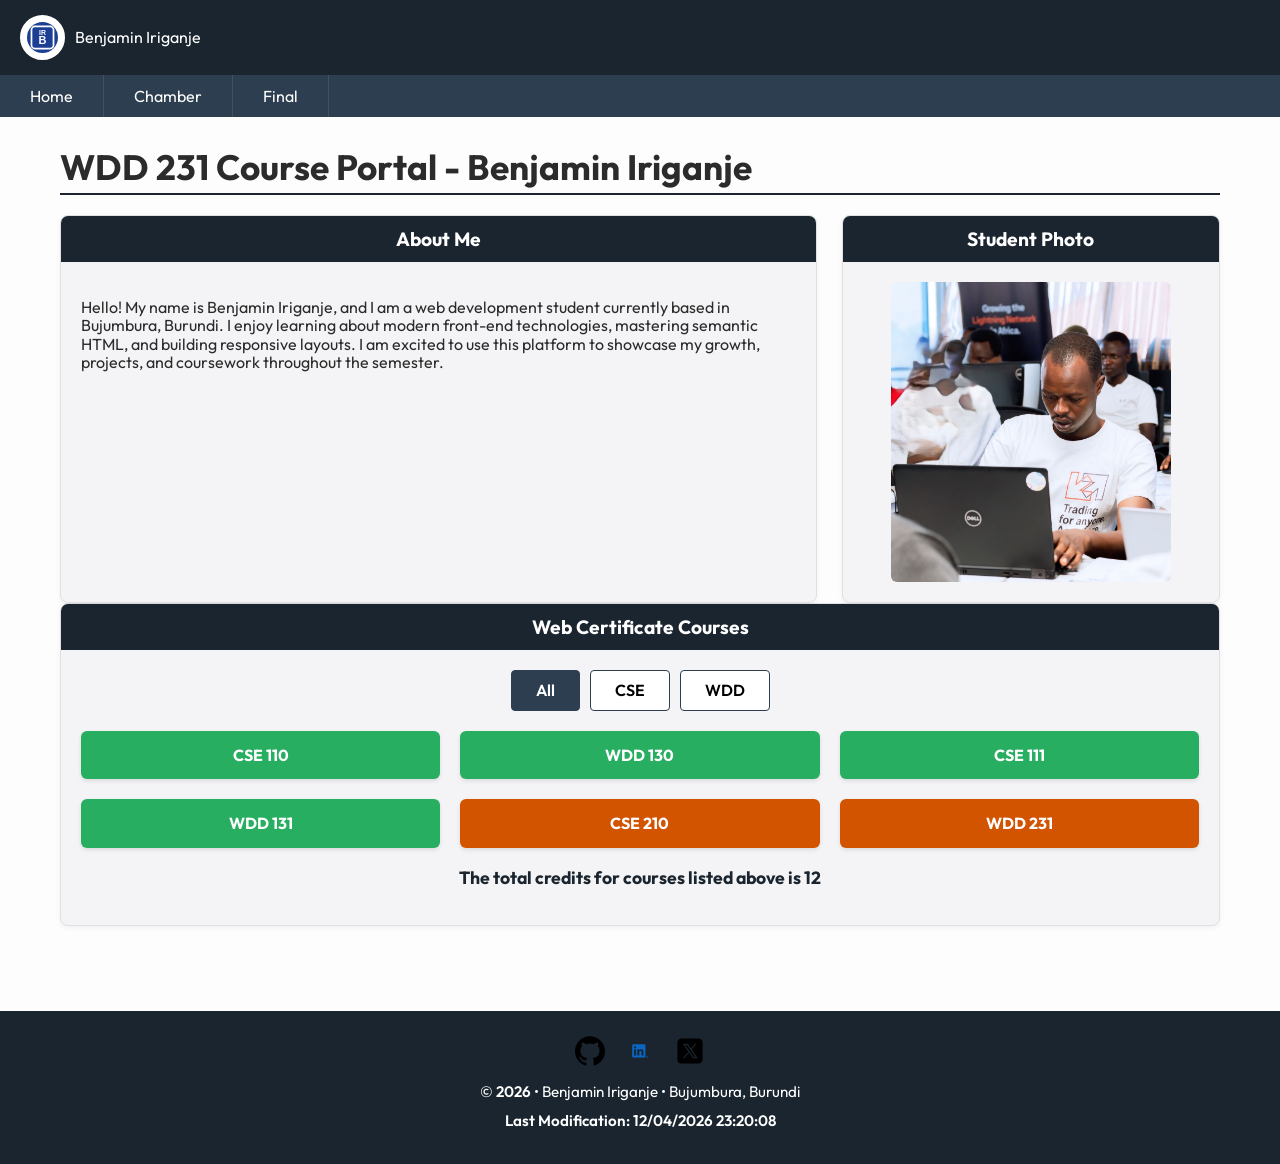
<file: index.html>
<!DOCTYPE html>
<html lang="en">
<head>
    <meta charset="UTF-8">
    <meta name="viewport" content="width=device-width, initial-scale=1.0">
    <title>WDD 231 Course Portal - Benjamin Iriganje</title>
    <meta name="description" content="Benjamin Iriganje's WDD 231 Course Portal home page, featuring a student profile and dynamic course filtering.">
    <meta name="author" content="Benjamin Iriganje">

    <!-- Favicon -->
    <link rel="icon" href="images/favicon.ico" type="image/x-icon">

    <!-- Open Graph Meta Tags -->
    <meta property="og:title" content="WDD 231 Course Portal - Benjamin Iriganje">
    <meta property="og:description" content="Benjamin Iriganje's WDD 231 Course Portal home page, featuring a student profile and dynamic course filtering.">
    <meta property="og:image" content="https://ben95dev.github.io/wdd231/images/profile.jpg">
    <meta property="og:url" content="https://ben95dev.github.io/wdd231/">
    <meta property="og:type" content="website">

    <!-- Google Fonts API -->
    <link rel="preconnect" href="https://fonts.googleapis.com">
    <link rel="preconnect" href="https://fonts.gstatic.com" crossorigin>
    <link href="https://fonts.googleapis.com/css2?family=Outfit:wght@300;400;600;700&display=swap" rel="stylesheet">
    
    <!-- CSS Stylesheets Cascade -->
    <link rel="stylesheet" href="styles/normalize.css">
    <link rel="stylesheet" href="styles/small.css">
    <link rel="stylesheet" href="styles/larger.css">
    
    <!-- Modular JavaScript Files -->
    <script src="scripts/navigation.js" defer></script>
    <script src="scripts/date.js" defer></script>
    <script src="scripts/course.js" defer></script>
</head>
<body>

    <header>
        <div class="header-container">
            <div class="logo-area">
                <img src="images/favicon.svg" alt="Course Portal Logo" class="site-logo" width="45" height="45">
                <span>Benjamin Iriganje</span>
            </div>
            <button id="menu-toggle" aria-label="Toggle Menu">☰</button>
        </div>
        <nav id="primary-nav">
            <ul>
                <li><a href="index.html">Home</a></li>
                <li><a href="chamber/index.html">Chamber</a></li>
                <li><a href="chamber/final/index.html">Final</a></li>
            </ul>
        </nav>
        </header>

    <main>
        <h1>WDD 231 Course Portal - Benjamin Iriganje</h1>
        
        <div class="profile-layout">
            <!-- Section 1: About Me -->
            <section class="card">
                <h2>About Me</h2>
                <div class="card-content">
                    <p>Hello! My name is Benjamin Iriganje, and I am a web development student currently based in Bujumbura, Burundi. I enjoy learning about modern front-end technologies, mastering semantic HTML, and building responsive layouts. I am excited to use this platform to showcase my growth, projects, and coursework throughout the semester.</p>
                </div>
            </section>

            <!-- Section 2: Student Photo -->
            <section class="card">
                <h2>Student Photo</h2>
                <div class="card-content centered-content">
                    <img src="images/profile.jpg" alt="Benjamin Iriganje student profile photo" class="student-photo" width="200" height="200">
                </div>
            </section>
        </div>

        <!-- Section 3: Web Certificate Courses -->
        <section class="card full-width-card">
            <h2>Web Certificate Courses</h2>
            <div class="card-content">
                <div class="course-filters">
                    <button id="filter-all" class="filter-btn active">All</button>
                    <button id="filter-cse" class="filter-btn">CSE</button>
                    <button id="filter-wdd" class="filter-btn">WDD</button>
                </div>
                
                <div id="courses-container" class="courses-grid"></div>
                
                <p id="total-credits" class="credits-total"></p>
            </div>
        </section>
    </main>

    <footer>
        <!-- Section 1: About Me (Replaced placeholder text) -->
          
        
        <!-- Social Links (Added missing width and height attributes to all icons) -->
        <div class="social-links">
            <a href="https://github.com"><img src="images/github.svg" alt="GitHub Logo" width="30" height="30"></a>
            <a href="https://linkedin.com"><img src="images/linkedin.svg" alt="LinkedIn Logo" width="30" height="30"></a>
            <a href="https://x.com"><img src="images/twitter.svg" alt="Twitter X Logo" width="30" height="30"></a>
        </div>
        <p>&copy; <span id="currentyear"></span> • Benjamin Iriganje • Bujumbura, Burundi</p>
        <p id="lastModified"></p>
    </footer>

</body>
</html>
</file>
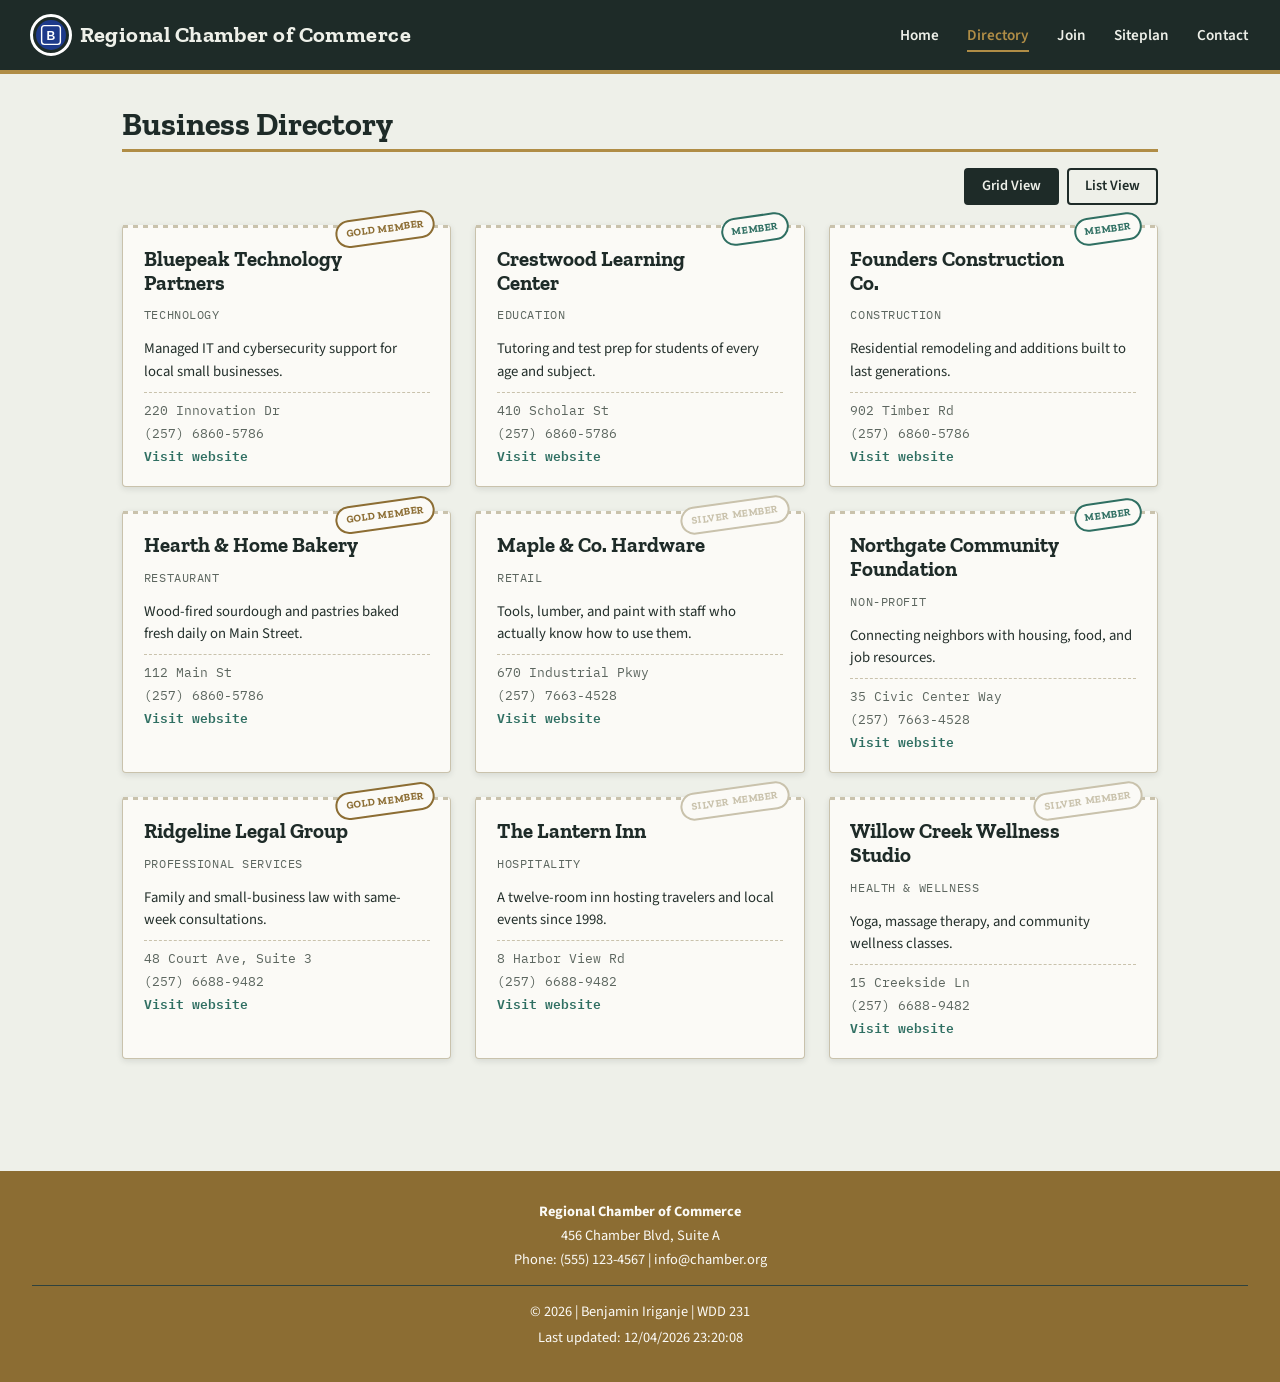
<file: chamber/index.html>
<!DOCTYPE html>
<html lang="en">
<head>
    <meta charset="UTF-8">
    <meta name="viewport" content="width=device-width, initial-scale=1.0">
    <title>Chamber of Commerce - Business Directory</title>
    <meta name="description" content="Explore and support the local businesses in our community through our Chamber of Commerce business directory page.">
    <meta name="author" content="Benjamin Iriganje">
    
    <!-- Favicon -->
    <link rel="icon" href="images/favicon.ico" type="image/x-icon">

    <!-- Open Graph Meta Tags -->
    <meta property="og:title" content="Chamber of Commerce Business Directory">
    <meta property="og:description" content="Discover, connect, and grow with leading businesses in our region.">
    <meta property="og:image" content="https://ben95dev.github.io/wdd231/chamber/images/og-share.jpg">
    <meta property="og:url" content="https://ben95dev.github.io/wdd231/chamber/directory.html">
    <meta property="og:type" content="website">

    <!-- Stylesheets -->
    <link rel="stylesheet" href="styles/normalize.css">
    <link rel="stylesheet" href="styles/small.css">
    <link rel="stylesheet" href="styles/large.css" media="(min-width: 768px)">
    <script src="scripts/directory.js" defer></script>
</head>
<body>

    <header>
        <div class="logo-area">
            <img src="images/favicon.svg" alt="Chamber Logo" id="logo" width="30" height="30">
            <h1>Regional Chamber of Commerce</h1>
        </div>
        <nav>
            <button id="menu-toggle">≡</button>
            <ul id="nav-menu">
                <li><a href="../index.html">Home</a></li>
                <li><a href="directory.html" class="active">Directory</a></li>
                <li><a href="join.html">Join</a></li>
                <li><a href="final/siteplan.html">Siteplan</a></li>
                <li><a href="#">Contact</a></li>
            </ul>
        </nav>
    </header>

    <main>
        <h2>Business Directory</h2>
        
        <!-- View Toggle Controls -->
        <div class="menu-controls">
            <button id="grid-btn" class="active">Grid View</button>
            <button id="list-btn">List View</button>
        </div>

        <!-- Target Container for JS injection -->
        <article id="directory-container" class="grid-view">
            <!-- Business cards/list items will load here dynamically via JavaScript -->
        </article>
    </main>

    <footer>
        <div class="footer-contact">
            <p><strong>Regional Chamber of Commerce</strong></p>
            <p>456 Chamber Blvd, Suite A</p>
            <p>Phone: (555) 123-4567 | info@chamber.org</p>
        </div>
        <hr>
        <div class="footer-dev">
            <p>&copy; <span id="current-year"></span> | Benjamin Iriganje | WDD 231</p>
            <p id="last-modified"></p>
        </div>
    </footer>

    
</body>
</html>
</file>
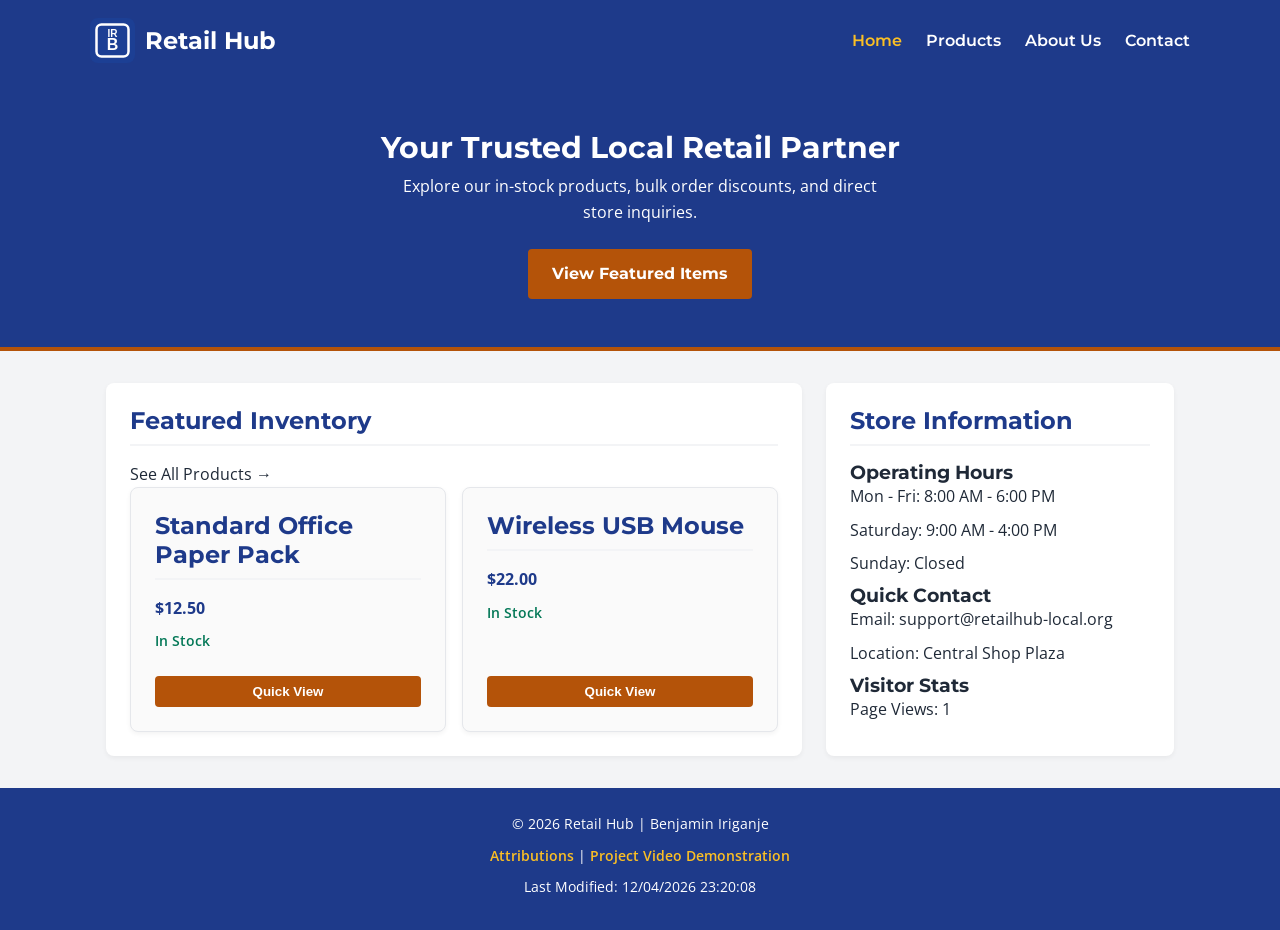
<file: chamber/final/index.html>
<!DOCTYPE html>
<html lang="en">
<head>
  <meta charset="UTF-8">
  <meta name="viewport" content="width=device-width, initial-scale=1.0">
  <title>Retail Hub</title>
  <meta name="description" content="Retail Hub storefront catalog showcasing local product inventory, pricing, and operating hours.">
  <meta property="og:image" content="https://ben95dev.github.io/wdd231/chamber/images/favicon.svg">
  <meta name="author" content="Benjamin Iriganje">

  <link rel="icon" href="images/favicon.ico" type="image/x-icon">

  <meta property="og:title" content="Retail Hub - Quality Products & Local Supplies">
  <meta property="og:type" content="website">
  <meta property="og:image" content="images/og-share.jpg">
  <meta property="og:url" content="https://biriganje.github.io/wdd231/final/index.html">
  <meta property="og:description" content="Retail Hub storefront catalog showcasing local product inventory, pricing, and operating hours.">

  <link rel="preconnect" href="https://fonts.googleapis.com">
  <link rel="preconnect" href="https://fonts.gstatic.com" crossorigin>
  <link href="https://fonts.googleapis.com/css2?family=Montserrat:wght@600;700&family=Open+Sans:wght@400;600&display=swap" rel="stylesheet">

  <link rel="stylesheet" href="styles/base.css">
  <link rel="stylesheet" href="styles/main.css">
  <script type="module" src="scripts/main.js"></script>
</head>
<body>

  <header>
    <div class="header-container">
      <div class="logo">
        <a href="index.html" class="logo-link">
          <img src="images/favicon.svg" alt="Retail Hub Logo" class="logo-img" width="45" height="45">
          <span>Retail Hub</span>
        </a>
      </div>
      <button id="menu-toggle" aria-label="Toggle Navigation Menu">
        <span class="hamburger">&#9776;</span>
        <span class="close hidden">&times;</span>
      </button>
      <nav id="primary-nav">
        <ul>
          <li><a href="index.html" class="active">Home</a></li>
          <li><a href="products.html">Products</a></li>
          <li><a href="about.html">About Us</a></li>
          <li><a href="contact.html">Contact</a></li>
        </ul>
      </nav>
    </div>
  </header>

  <main>
    <!-- Single <h1> tag inside <main> -->
    <section class="hero">
      <div class="hero-content">
        <h1>Your Trusted Local Retail Partner</h1>
        <p>Explore our in-stock products, bulk order discounts, and direct store inquiries.</p>
        <a href="#featured" id="view-featured-btn" class="cta-button">View Featured Items</a>
      </div>
    </section>

    <div class="main-layout">
      <section id="featured" class="card featured-section">
        <div class="section-header">
          <h2>Featured Inventory</h2>
          <a href="products.html" class="see-all-link">See All Products &rarr;</a>
        </div>
        <div id="home-featured-grid" class="product-grid">
          <!-- Dynamically populated via scripts/main.js -->
        </div>
      </section>

      <aside class="card sidebar">
        <h2>Store Information</h2>
        <div class="info-block">
          <h3>Operating Hours</h3>
          <p>Mon - Fri: 8:00 AM - 6:00 PM</p>
          <p>Saturday: 9:00 AM - 4:00 PM</p>
          <p>Sunday: Closed</p>
        </div>
        <div class="info-block">
          <h3>Quick Contact</h3>
          <p>Email: support@retailhub-local.org</p>
          <p>Location: Central Shop Plaza</p>
        </div>
        <div class="info-block">
          <h3>Visitor Stats</h3>
          <p id="visit-counter">Page Views: Loading...</p>
        </div>
      </aside>
    </div>

    <dialog id="product-modal">
      <div class="modal-content">
        <button id="close-modal" aria-label="Close dialog">&times;</button>
        <h3 id="modal-title"></h3>
        <p id="modal-category" class="modal-badge"></p>
        <p id="modal-description"></p>
        <p id="modal-price" class="price"></p>
        <p id="modal-stock" class="status"></p>
      </div>
    </dialog>
  </main>

  <footer>
    <p>&copy; <span id="currentyear"></span> Retail Hub | Benjamin Iriganje</p>
    <p>
      <a href="attributions.html" class="footer-link">Attributions</a> | 
      <a href="https://www.loom.com/share/d8c74ea6041e4ba685a232d125176c7d" target="_blank" rel="noopener" class="footer-link">Project Video Demonstration</a>
    </p>
    <p id="lastModified"></p>
  </footer>

</body>
</html>
</file>
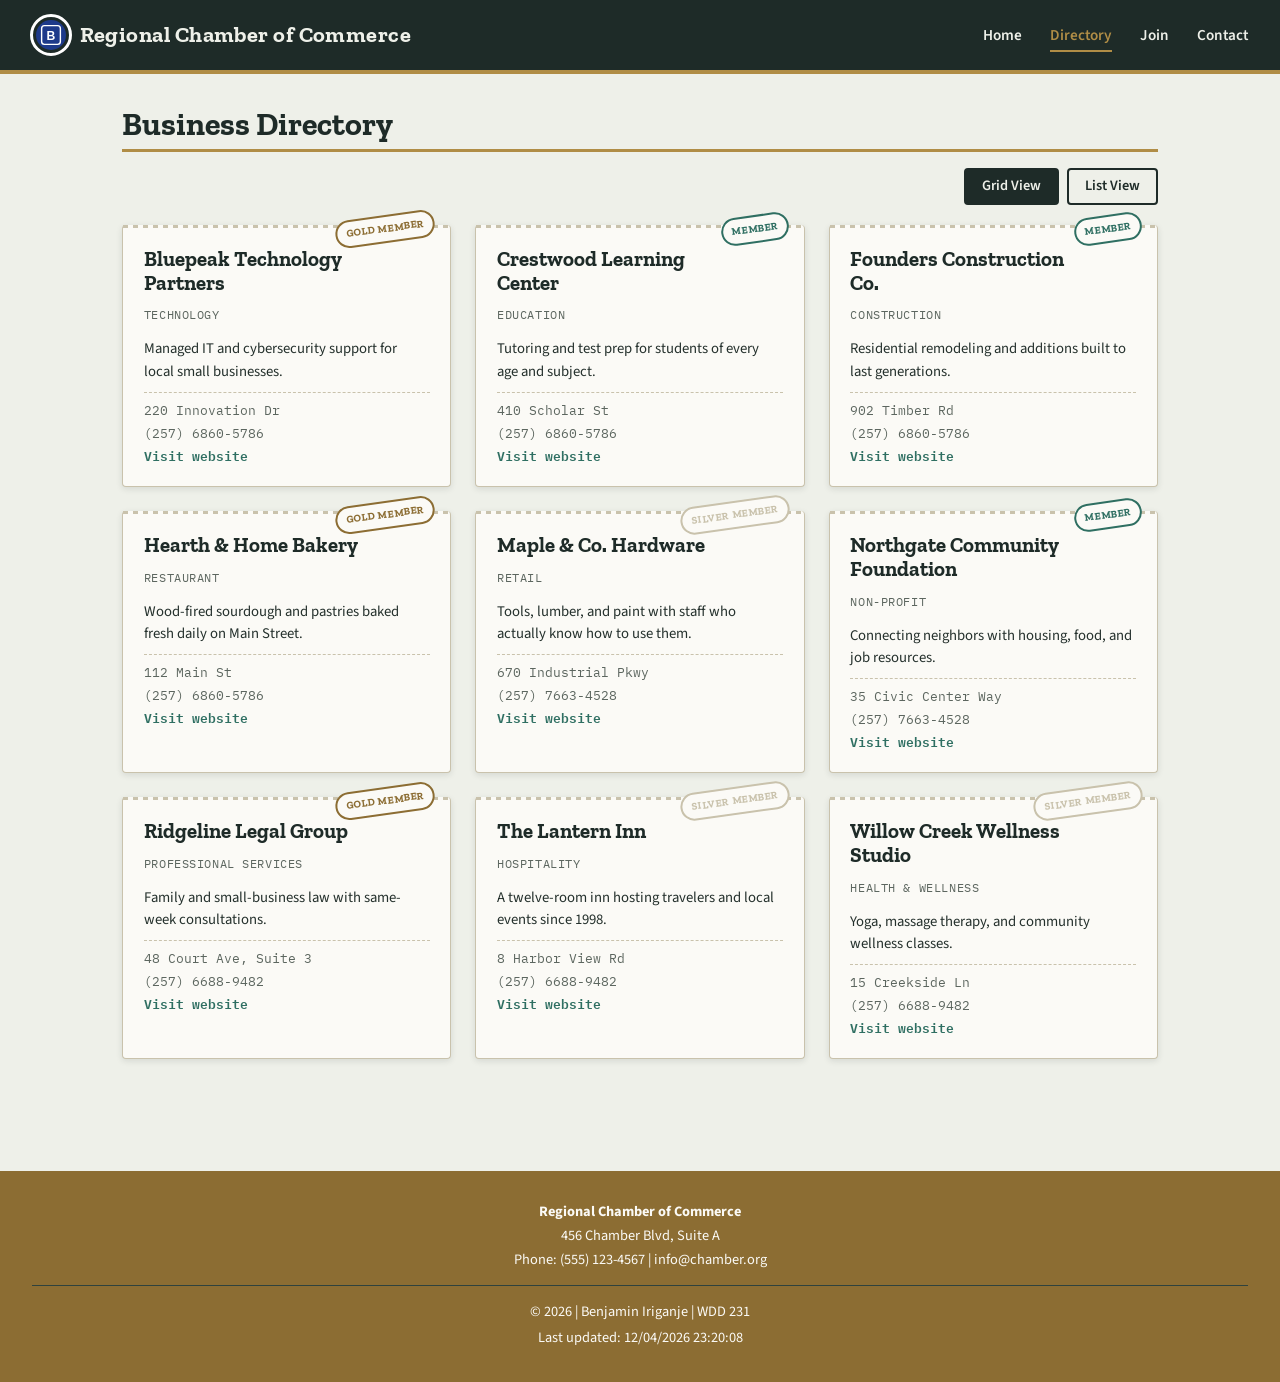
<file: chamber/directory.html>
<!DOCTYPE html>
<html lang="en">
<head>
    <meta charset="UTF-8">
    <meta name="viewport" content="width=device-width, initial-scale=1.0">
    <title>Chamber of Commerce - Business Directory</title>
    <meta name="description" content="Explore and support the local businesses in our community through our Chamber of Commerce business directory page.">
    <meta name="author" content="Benjamin Iriganje">
    
    <!-- Favicon -->
    <link rel="icon" href="images/favicon.ico" type="image/x-icon">

    <!-- Open Graph Meta Tags -->
    <meta property="og:title" content="Chamber of Commerce Business Directory">
    <meta property="og:description" content="Discover, connect, and grow with leading businesses in our region.">
    <meta property="og:image" content="https://ben95dev.github.io/wdd231/chamber/images/og-share.jpg">
    <meta property="og:url" content="https://ben95dev.github.io/wdd231/chamber/directory.html">
    <meta property="og:type" content="website">

    <!-- Stylesheets -->
    <link rel="stylesheet" href="styles/normalize.css">
    <link rel="stylesheet" href="styles/small.css">
    <link rel="stylesheet" href="styles/large.css" media="(min-width: 768px)">
    <script src="scripts/directory.js" defer></script>
</head>
<body>

    <header>
        <div class="logo-area">
            <img src="images/favicon.svg" alt="Chamber Logo" id="logo" width="30" height="30">
            <h1>Regional Chamber of Commerce</h1>
        </div>
        <nav>
            <button id="menu-toggle">≡</button>
            <ul id="nav-menu">
                <li><a href="../index.html">Home</a></li>
                <li><a href="directory.html" class="active">Directory</a></li>
                <li><a href="#">Join</a></li>
                <li><a href="#">Contact</a></li>
            </ul>
        </nav>
    </header>

    <main>
        <h2>Business Directory</h2>
        
        <!-- View Toggle Controls -->
        <div class="menu-controls">
            <button id="grid-btn" class="active">Grid View</button>
            <button id="list-btn">List View</button>
        </div>

        <!-- Target Container for JS injection -->
        <article id="directory-container" class="grid-view">
            <!-- Business cards/list items will load here dynamically via JavaScript -->
        </article>
    </main>

    <footer>
        <div class="footer-contact">
            <p><strong>Regional Chamber of Commerce</strong></p>
            <p>456 Chamber Blvd, Suite A</p>
            <p>Phone: (555) 123-4567 | info@chamber.org</p>
        </div>
        <hr>
        <div class="footer-dev">
            <p>&copy; <span id="current-year"></span> | Benjamin Iriganje | WDD 231</p>
            <p id="last-modified"></p>
        </div>
    </footer>

    
</body>
</html>
</file>
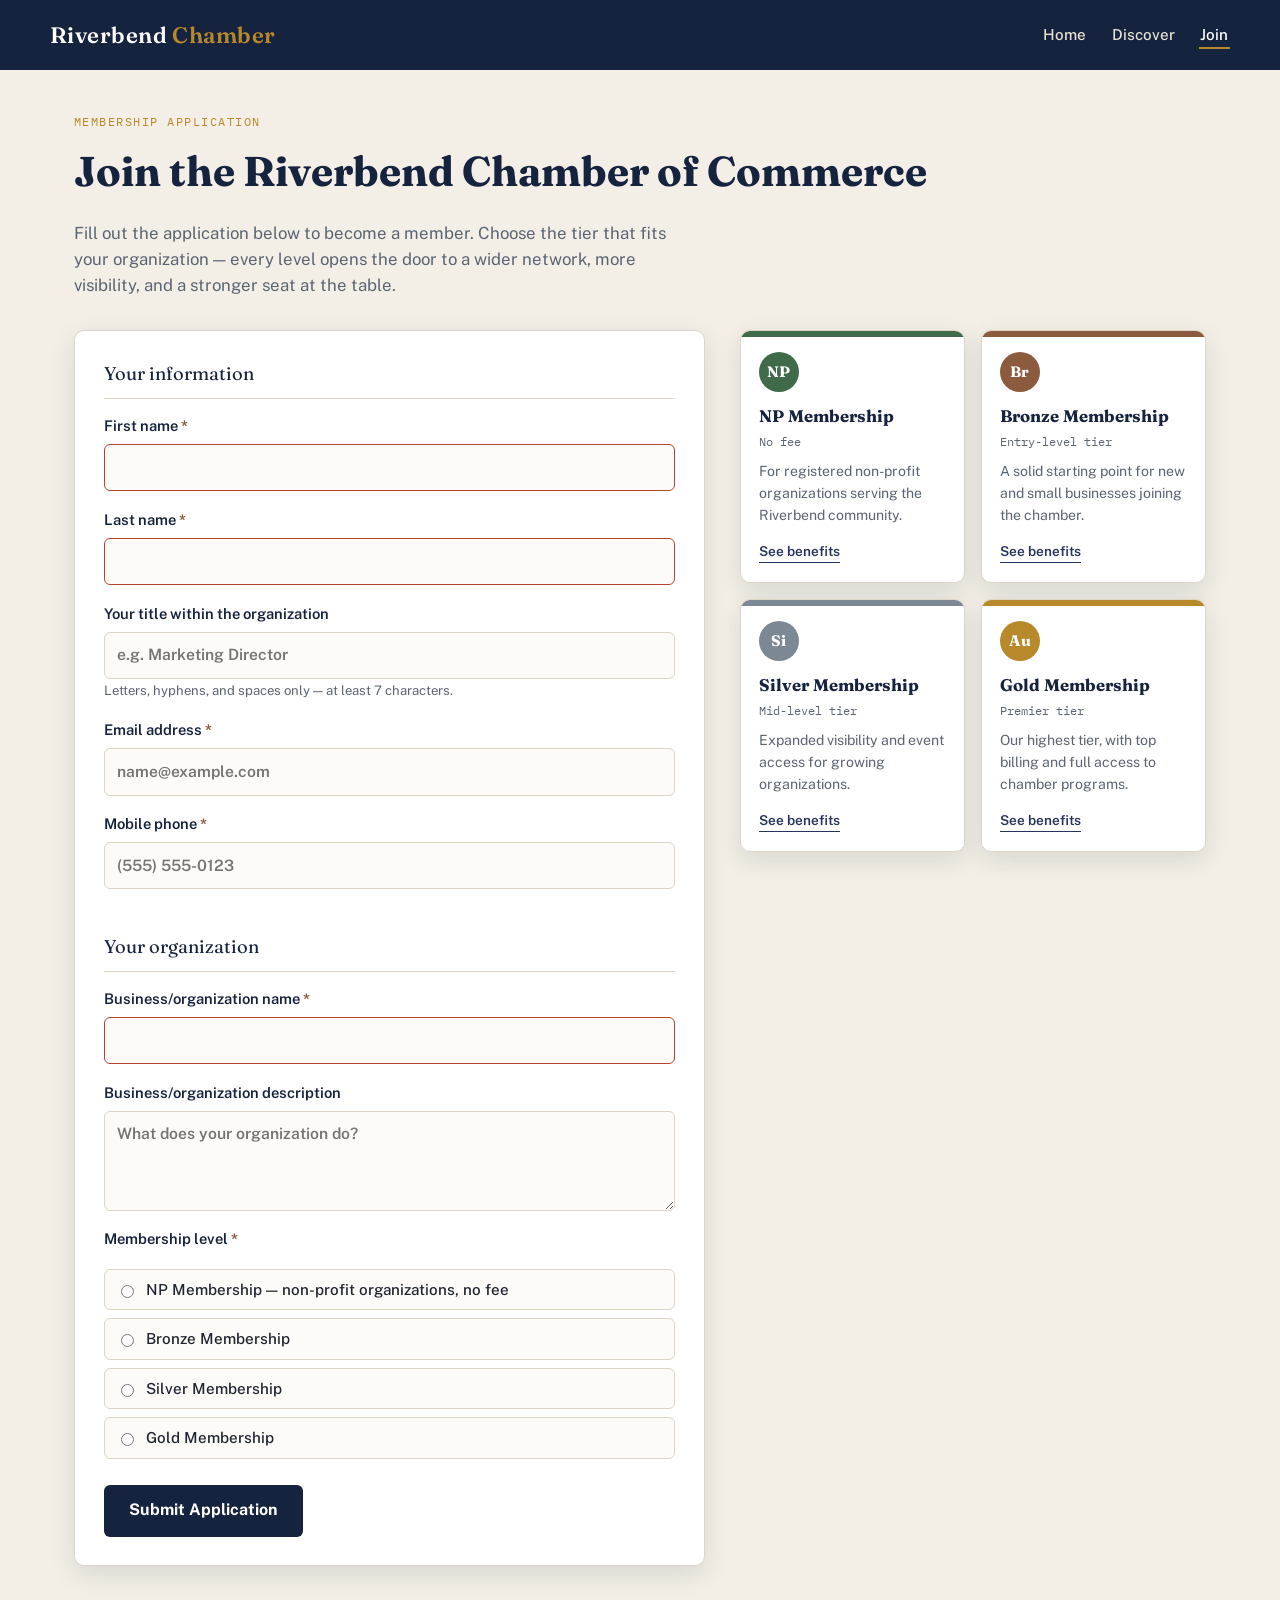
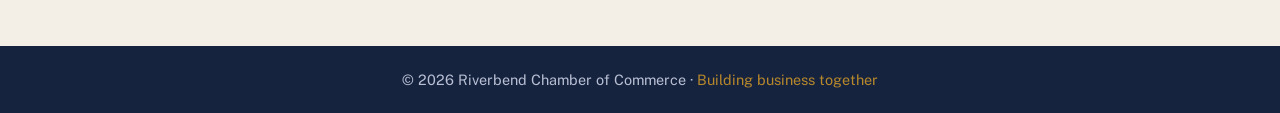
<file: chamber/join.html>
<!DOCTYPE html>
<html lang="en">
<head>
<meta charset="UTF-8">
<meta name="viewport" content="width=device-width, initial-scale=1.0">
<title>Join the Chamber | Riverbend Chamber of Commerce</title>
<meta name="description" content="Apply for membership in the Riverbend Chamber of Commerce and choose the tier that fits your organization.">
<meta name="author" content="Benjamin Iriganje">
<link rel="preconnect" href="https://fonts.googleapis.com">
<link rel="preconnect" href="https://fonts.gstatic.com" crossorigin>
<link href="https://fonts.googleapis.com/css2?family=Fraunces:opsz,wght@9..144,400;9..144,600;9..144,700&amp;family=Public+Sans:wght@400;500;600;700&amp;family=IBM+Plex+Mono:wght@500&amp;display=swap" rel="stylesheet">

<!-- Favicon -->
    <link rel="icon" href="images/favicon.ico" type="image/x-icon">

    <!-- Open Graph Meta Tags -->
    <meta property="og:title" content="Chamber of Commerce Business Directory">
    <meta property="og:description" content="Discover, connect, and grow with leading businesses in our region.">
    <meta property="og:image" content="https://ben95dev.github.io/wdd231/chamber/images/og-share.jpg">
    <meta property="og:url" content="https://ben95dev.github.io/wdd231/chamber/directory.html">
    <meta property="og:type" content="website">

<link rel="stylesheet" href="styles/reset.css">
<link rel="stylesheet" href="styles/styles.css">
<script src="scripts/script.js" defer></script>
</head>
<body>

<!-- ============================================================
     Site chrome — replace with your real chamber template
     (shared header / nav / footer across all pages)
     ============================================================ -->
<header class="site-header">
  <div class="brand-row">
    <div class="brand">Riverbend <span>Chamber</span></div>
    <nav class="site-nav" aria-label="Primary">
      <ul>
        <li><a href="index.html">Home</a></li>
        <li><a href="discover.html">Discover</a></li>
        <li><a href="join.html" aria-current="page">Join</a></li>
      </ul>
    </nav>
  </div>
</header>

<section class="page-hero">
  <span class="eyebrow">Membership Application</span>
  <h1>Join the Riverbend Chamber of Commerce</h1>
  <p>Fill out the application below to become a member. Choose the tier that fits your organization — every level opens the door to a wider network, more visibility, and a stronger seat at the table.</p>
</section>

<main class="join-layout">

  <!-- ============================================================
       Membership application form
       ============================================================ -->
  <form class="application-form" method="get" action="thankyou.html" id="joinForm">
    <fieldset>
      <legend>Your information</legend>

      <label class="field-label" for="fname">
        First name <span class="req">*</span>
        <input
          type="text"
          id="fname"
          name="fname"
          title="Your first name"
          autocomplete="given-name"
          required>
      </label>

      <label class="field-label" for="lname">
        Last name <span class="req">*</span>
        <input
          type="text"
          id="lname"
          name="lname"
          title="Your last name"
          autocomplete="family-name"
          required>
      </label>

      <label class="field-label" for="orgtitle">
        Your title within the organization
        <input
          type="text"
          id="orgtitle"
          name="orgtitle"
          title="Your job title, letters/hyphens/spaces only, minimum 7 characters"
          autocomplete="organization-title"
          pattern="[A-Za-z\-\s]{7,}"
          placeholder="e.g. Marketing Director">
        <span class="hint">Letters, hyphens, and spaces only — at least 7 characters.</span>
      </label>

      <label class="field-label" for="email">
        Email address <span class="req">*</span>
        <input
          type="email"
          id="email"
          name="email"
          title="Your email address"
          autocomplete="email"
          placeholder="name@example.com"
          required>
      </label>

      <label class="field-label" for="phone">
        Mobile phone <span class="req">*</span>
        <input
          type="tel"
          id="phone"
          name="phone"
          title="Your mobile phone number"
          autocomplete="tel"
          placeholder="(555) 555-0123"
          required>
      </label>
    </fieldset>

    <fieldset>
      <legend>Your organization</legend>

      <label class="field-label" for="orgname">
        Business/organization name <span class="req">*</span>
        <input
          type="text"
          id="orgname"
          name="orgname"
          title="Your business or organization's name"
          autocomplete="organization"
          required>
      </label>

      <label class="field-label" for="description">
        Business/organization description
        <textarea
          id="description"
          name="description"
          title="A short description of your business or organization"
          placeholder="What does your organization do?"></textarea>
      </label>

      <span class="field-label" id="membershipLevelLabel">Membership level <span class="req">*</span></span>
      <div class="radio-group" role="radiogroup" aria-labelledby="membershipLevelLabel">
        <label class="radio-option">
          <input type="radio" name="membershipLevel" value="np" required>
          NP Membership — non-profit organizations, no fee
        </label>
        <label class="radio-option">
          <input type="radio" name="membershipLevel" value="bronze">
          Bronze Membership
        </label>
        <label class="radio-option">
          <input type="radio" name="membershipLevel" value="silver">
          Silver Membership
        </label>
        <label class="radio-option">
          <input type="radio" name="membershipLevel" value="gold">
          Gold Membership
        </label>
      </div>
    </fieldset>

    <!-- Hidden timestamp, populated on load by script.js -->
    <input type="hidden" name="timestamp" id="timestamp">

    <div class="submit-row">
      <button type="submit" class="submit-btn">Submit Application</button>
    </div>
  </form>

  <!-- ============================================================
       Membership tier cards
       ============================================================ -->
  <div class="membership-cards">

    <article class="tier-card tier-np">
      <div class="seal">NP</div>
      <h3>NP Membership</h3>
      <span class="tier-fee">No fee</span>
      <p>For registered non-profit organizations serving the Riverbend community.</p>
      <button class="details-link" data-modal="modal-np">See benefits</button>
    </article>

    <article class="tier-card tier-bronze">
      <div class="seal">Br</div>
      <h3>Bronze Membership</h3>
      <span class="tier-fee">Entry-level tier</span>
      <p>A solid starting point for new and small businesses joining the chamber.</p>
      <button class="details-link" data-modal="modal-bronze">See benefits</button>
    </article>

    <article class="tier-card tier-silver">
      <div class="seal">Si</div>
      <h3>Silver Membership</h3>
      <span class="tier-fee">Mid-level tier</span>
      <p>Expanded visibility and event access for growing organizations.</p>
      <button class="details-link" data-modal="modal-silver">See benefits</button>
    </article>

    <article class="tier-card tier-gold">
      <div class="seal">Au</div>
      <h3>Gold Membership</h3>
      <span class="tier-fee">Premier tier</span>
      <p>Our highest tier, with top billing and full access to chamber programs.</p>
      <button class="details-link" data-modal="modal-gold">See benefits</button>
    </article>

  </div>
</main>

<!-- ============================================================
     Modals — one per membership tier
     ============================================================ -->
<dialog class="tier-modal tier-np" id="modal-np">
  <div class="modal-inner">
    <div class="seal">NP</div>
    <h2>NP Membership</h2>
    <span class="tier-fee">No fee</span>
    <ul>
      <li>Listing in the chamber's community directory</li>
      <li>Access to monthly networking mixers</li>
      <li>Volunteer and grant opportunity alerts</li>
      <li>Use of chamber meeting space (limited hours)</li>
    </ul>
    <button class="modal-close" data-close="modal-np">Close</button>
  </div>
</dialog>

<dialog class="tier-modal tier-bronze" id="modal-bronze">
  <div class="modal-inner">
    <div class="seal">Br</div>
    <h2>Bronze Membership</h2>
    <span class="tier-fee">Entry-level tier</span>
    <ul>
      <li>Everything in NP Membership</li>
      <li>Directory listing with logo</li>
      <li>One free ticket to the annual gala</li>
      <li>10% discount on chamber-hosted events</li>
    </ul>
    <button class="modal-close" data-close="modal-bronze">Close</button>
  </div>
</dialog>

<dialog class="tier-modal tier-silver" id="modal-silver">
  <div class="modal-inner">
    <div class="seal">Si</div>
    <h2>Silver Membership</h2>
    <span class="tier-fee">Mid-level tier</span>
    <ul>
      <li>Everything in Bronze Membership</li>
      <li>Quarterly spotlight feature on the chamber homepage</li>
      <li>Four free tickets to chamber events per year</li>
      <li>20% discount on advertising space in the newsletter</li>
    </ul>
    <button class="modal-close" data-close="modal-silver">Close</button>
  </div>
</dialog>

<dialog class="tier-modal tier-gold" id="modal-gold">
  <div class="modal-inner">
    <div class="seal">Au</div>
    <h2>Gold Membership</h2>
    <span class="tier-fee">Premier tier</span>
    <ul>
      <li>Everything in Silver Membership</li>
      <li>Permanent spotlight placement on the chamber homepage</li>
      <li>Unlimited event tickets for staff</li>
      <li>Priority booking for chamber-hosted training sessions</li>
      <li>Dedicated feature in the annual member showcase</li>
    </ul>
    <button class="modal-close" data-close="modal-gold">Close</button>
  </div>
</dialog>

<footer class="site-footer">
  <p>&copy; 2026 Riverbend Chamber of Commerce &middot; <span class="brass">Building business together</span></p>
</footer>
</body>
</html>
</file>
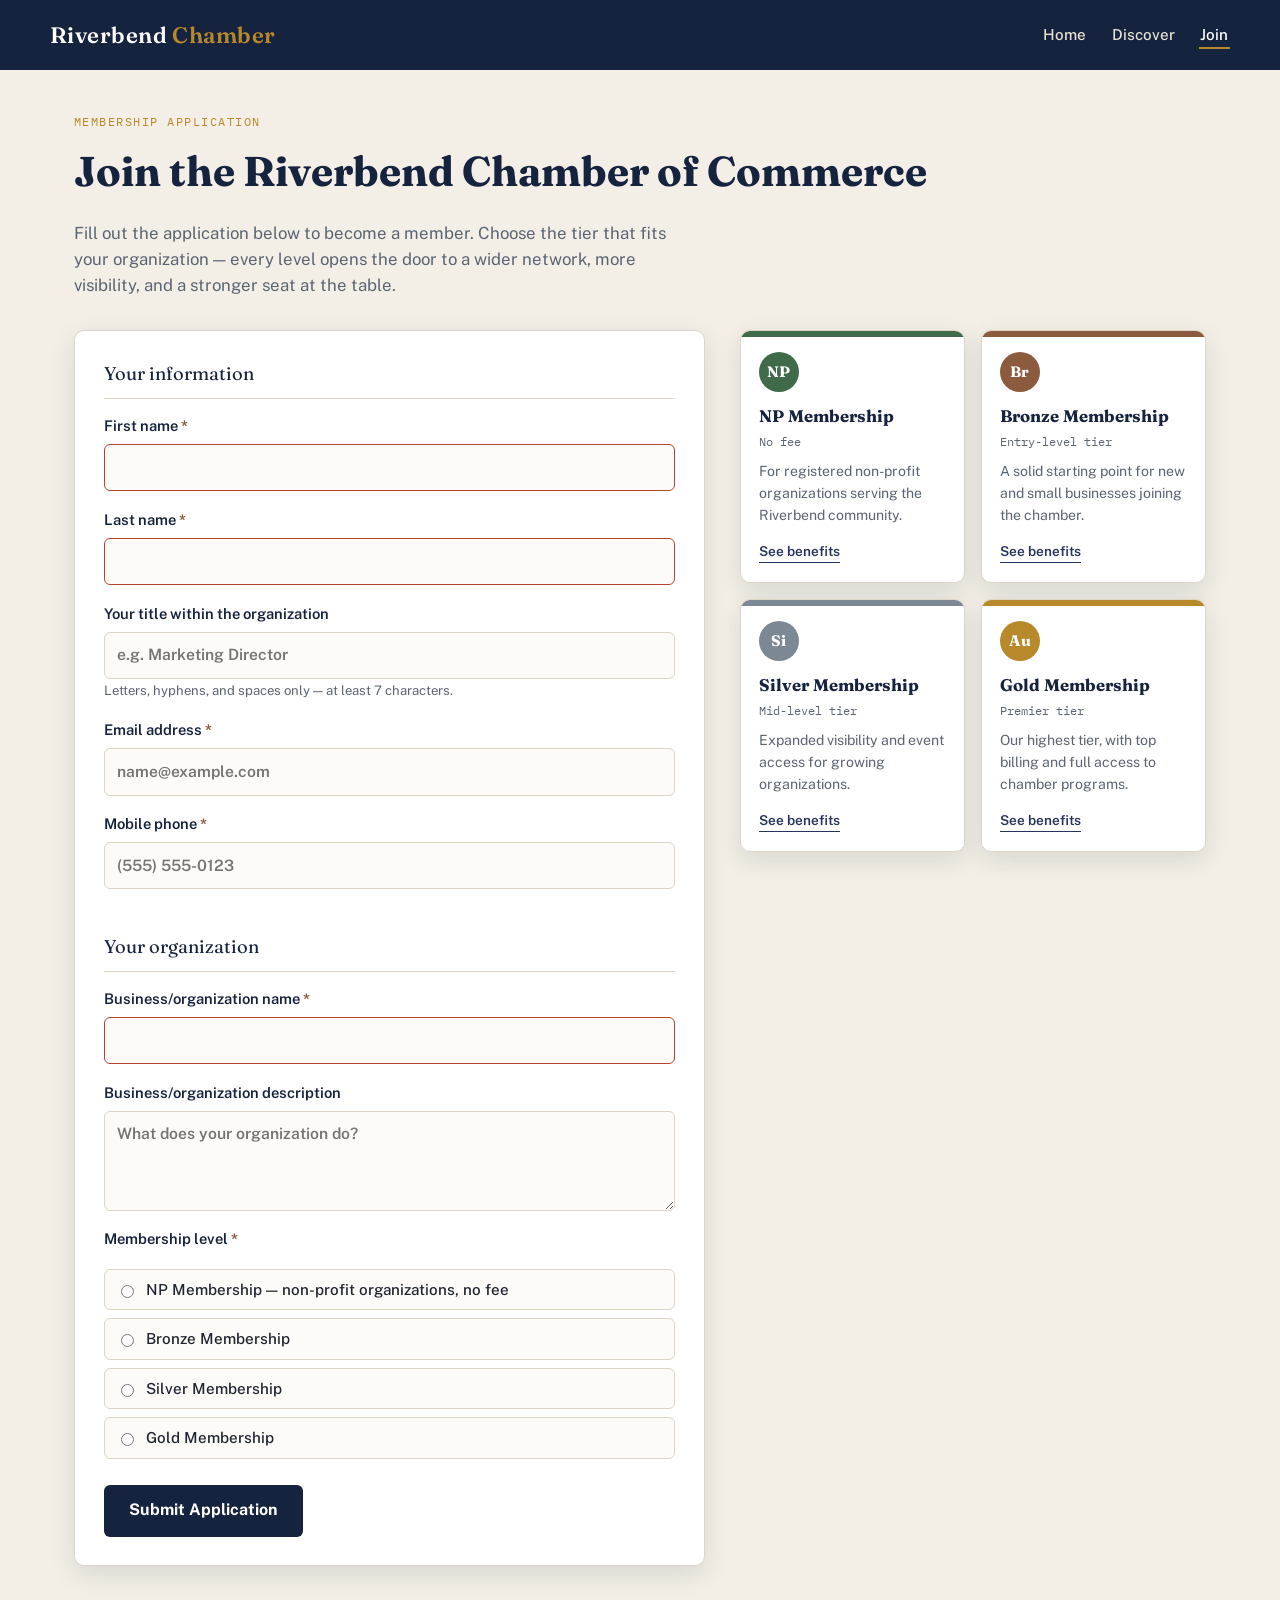
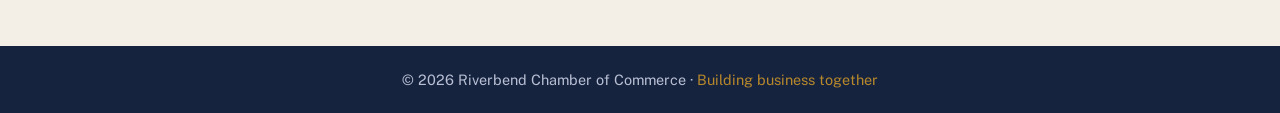
<file: chamber/thankyou.html>
<!DOCTYPE html>
<html lang="en">
<head>
<meta charset="UTF-8">
<meta name="viewport" content="width=device-width, initial-scale=1.0">
<title>Join the Chamber | Riverbend Chamber of Commerce</title>
<meta name="description" content="Apply for membership in the Riverbend Chamber of Commerce and choose the tier that fits your organization.">
<meta name="author" content="Benjamin Iriganje">
<link rel="preconnect" href="https://fonts.googleapis.com">
<link rel="preconnect" href="https://fonts.gstatic.com" crossorigin>
<link href="https://fonts.googleapis.com/css2?family=Fraunces:opsz,wght@9..144,400;9..144,600;9..144,700&amp;family=Public+Sans:wght@400;500;600;700&amp;family=IBM+Plex+Mono:wght@500&amp;display=swap" rel="stylesheet">

<!-- Favicon -->
    <link rel="icon" href="images/favicon.ico" type="image/x-icon">

    <!-- Open Graph Meta Tags -->
    <meta property="og:title" content="Chamber of Commerce Business Directory">
    <meta property="og:description" content="Discover, connect, and grow with leading businesses in our region.">
    <meta property="og:image" content="https://ben95dev.github.io/wdd231/chamber/images/og-share.jpg">
    <meta property="og:url" content="https://ben95dev.github.io/wdd231/chamber/directory.html">
    <meta property="og:type" content="website">

<link rel="stylesheet" href="styles/reset.css">
<link rel="stylesheet" href="styles/styles.css">
<script src="scripts/script.js" defer></script>
</head>
<body>

<!-- ============================================================
     Site chrome — replace with your real chamber template
     (shared header / nav / footer across all pages)
     ============================================================ -->
<header class="site-header">
  <div class="brand-row">
    <div class="brand">Riverbend <span>Chamber</span></div>
    <nav class="site-nav" aria-label="Primary">
      <ul>
        <li><a href="index.html">Home</a></li>
        <li><a href="discover.html">Discover</a></li>
        <li><a href="join.html" aria-current="page">Join</a></li>
      </ul>
    </nav>
  </div>
</header>

<section class="page-hero">
  <span class="eyebrow">Membership Application</span>
  <h1>Join the Riverbend Chamber of Commerce</h1>
  <p>Fill out the application below to become a member. Choose the tier that fits your organization — every level opens the door to a wider network, more visibility, and a stronger seat at the table.</p>
</section>

<main class="join-layout">

  <!-- ============================================================
       Membership application form
       ============================================================ -->
  <form class="application-form" method="get" action="thankyou.html" id="joinForm">
    <fieldset>
      <legend>Your information</legend>

      <label class="field-label" for="fname">
        First name <span class="req">*</span>
        <input
          type="text"
          id="fname"
          name="fname"
          title="Your first name"
          autocomplete="given-name"
          required>
      </label>

      <label class="field-label" for="lname">
        Last name <span class="req">*</span>
        <input
          type="text"
          id="lname"
          name="lname"
          title="Your last name"
          autocomplete="family-name"
          required>
      </label>

      <label class="field-label" for="orgtitle">
        Your title within the organization
        <input
          type="text"
          id="orgtitle"
          name="orgtitle"
          title="Your job title, letters/hyphens/spaces only, minimum 7 characters"
          autocomplete="organization-title"
          pattern="[A-Za-z\-\s]{7,}"
          placeholder="e.g. Marketing Director">
        <span class="hint">Letters, hyphens, and spaces only — at least 7 characters.</span>
      </label>

      <label class="field-label" for="email">
        Email address <span class="req">*</span>
        <input
          type="email"
          id="email"
          name="email"
          title="Your email address"
          autocomplete="email"
          placeholder="name@example.com"
          required>
      </label>

      <label class="field-label" for="phone">
        Mobile phone <span class="req">*</span>
        <input
          type="tel"
          id="phone"
          name="phone"
          title="Your mobile phone number"
          autocomplete="tel"
          placeholder="(555) 555-0123"
          required>
      </label>
    </fieldset>

    <fieldset>
      <legend>Your organization</legend>

      <label class="field-label" for="orgname">
        Business/organization name <span class="req">*</span>
        <input
          type="text"
          id="orgname"
          name="orgname"
          title="Your business or organization's name"
          autocomplete="organization"
          required>
      </label>

      <label class="field-label" for="description">
        Business/organization description
        <textarea
          id="description"
          name="description"
          title="A short description of your business or organization"
          placeholder="What does your organization do?"></textarea>
      </label>

      <span class="field-label" id="membershipLevelLabel">Membership level <span class="req">*</span></span>
      <div class="radio-group" role="radiogroup" aria-labelledby="membershipLevelLabel">
        <label class="radio-option">
          <input type="radio" name="membershipLevel" value="np" required>
          NP Membership — non-profit organizations, no fee
        </label>
        <label class="radio-option">
          <input type="radio" name="membershipLevel" value="bronze">
          Bronze Membership
        </label>
        <label class="radio-option">
          <input type="radio" name="membershipLevel" value="silver">
          Silver Membership
        </label>
        <label class="radio-option">
          <input type="radio" name="membershipLevel" value="gold">
          Gold Membership
        </label>
      </div>
    </fieldset>

    <!-- Hidden timestamp, populated on load by script.js -->
    <input type="hidden" name="timestamp" id="timestamp">

    <div class="submit-row">
      <button type="submit" class="submit-btn">Submit Application</button>
    </div>
  </form>

  <!-- ============================================================
       Membership tier cards
       ============================================================ -->
  <div class="membership-cards">

    <article class="tier-card tier-np">
      <div class="seal">NP</div>
      <h3>NP Membership</h3>
      <span class="tier-fee">No fee</span>
      <p>For registered non-profit organizations serving the Riverbend community.</p>
      <button class="details-link" data-modal="modal-np">See benefits</button>
    </article>

    <article class="tier-card tier-bronze">
      <div class="seal">Br</div>
      <h3>Bronze Membership</h3>
      <span class="tier-fee">Entry-level tier</span>
      <p>A solid starting point for new and small businesses joining the chamber.</p>
      <button class="details-link" data-modal="modal-bronze">See benefits</button>
    </article>

    <article class="tier-card tier-silver">
      <div class="seal">Si</div>
      <h3>Silver Membership</h3>
      <span class="tier-fee">Mid-level tier</span>
      <p>Expanded visibility and event access for growing organizations.</p>
      <button class="details-link" data-modal="modal-silver">See benefits</button>
    </article>

    <article class="tier-card tier-gold">
      <div class="seal">Au</div>
      <h3>Gold Membership</h3>
      <span class="tier-fee">Premier tier</span>
      <p>Our highest tier, with top billing and full access to chamber programs.</p>
      <button class="details-link" data-modal="modal-gold">See benefits</button>
    </article>

  </div>
</main>

<!-- ============================================================
     Modals — one per membership tier
     ============================================================ -->
<dialog class="tier-modal tier-np" id="modal-np">
  <div class="modal-inner">
    <div class="seal">NP</div>
    <h2>NP Membership</h2>
    <span class="tier-fee">No fee</span>
    <ul>
      <li>Listing in the chamber's community directory</li>
      <li>Access to monthly networking mixers</li>
      <li>Volunteer and grant opportunity alerts</li>
      <li>Use of chamber meeting space (limited hours)</li>
    </ul>
    <button class="modal-close" data-close="modal-np">Close</button>
  </div>
</dialog>

<dialog class="tier-modal tier-bronze" id="modal-bronze">
  <div class="modal-inner">
    <div class="seal">Br</div>
    <h2>Bronze Membership</h2>
    <span class="tier-fee">Entry-level tier</span>
    <ul>
      <li>Everything in NP Membership</li>
      <li>Directory listing with logo</li>
      <li>One free ticket to the annual gala</li>
      <li>10% discount on chamber-hosted events</li>
    </ul>
    <button class="modal-close" data-close="modal-bronze">Close</button>
  </div>
</dialog>

<dialog class="tier-modal tier-silver" id="modal-silver">
  <div class="modal-inner">
    <div class="seal">Si</div>
    <h2>Silver Membership</h2>
    <span class="tier-fee">Mid-level tier</span>
    <ul>
      <li>Everything in Bronze Membership</li>
      <li>Quarterly spotlight feature on the chamber homepage</li>
      <li>Four free tickets to chamber events per year</li>
      <li>20% discount on advertising space in the newsletter</li>
    </ul>
    <button class="modal-close" data-close="modal-silver">Close</button>
  </div>
</dialog>

<dialog class="tier-modal tier-gold" id="modal-gold">
  <div class="modal-inner">
    <div class="seal">Au</div>
    <h2>Gold Membership</h2>
    <span class="tier-fee">Premier tier</span>
    <ul>
      <li>Everything in Silver Membership</li>
      <li>Permanent spotlight placement on the chamber homepage</li>
      <li>Unlimited event tickets for staff</li>
      <li>Priority booking for chamber-hosted training sessions</li>
      <li>Dedicated feature in the annual member showcase</li>
    </ul>
    <button class="modal-close" data-close="modal-gold">Close</button>
  </div>
</dialog>

<footer class="site-footer">
  <p>&copy; 2026 Riverbend Chamber of Commerce &middot; <span class="brass">Building business together</span></p>
</footer>

</body>
</html>
</file>
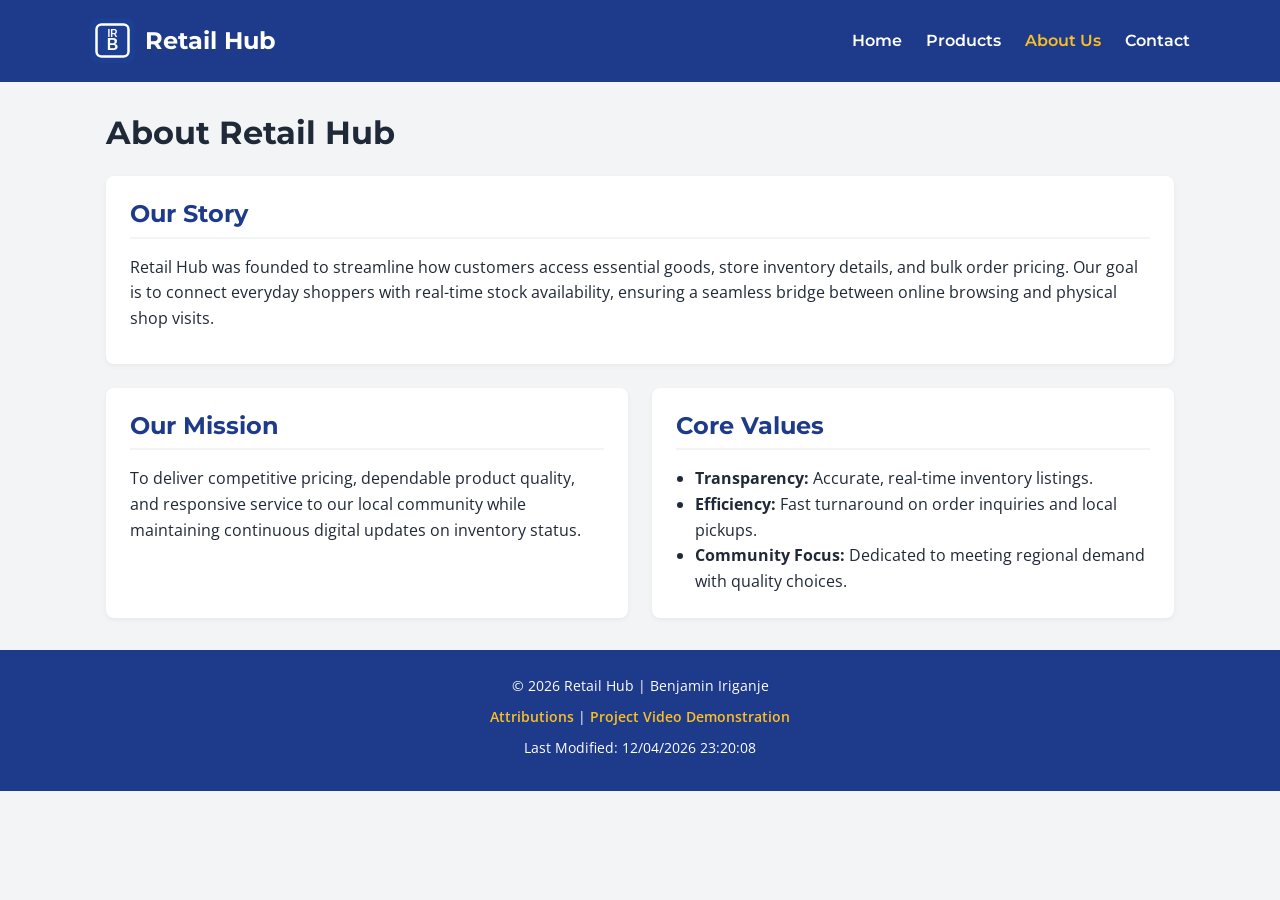
<file: chamber/final/about.html>
<!DOCTYPE html>
<html lang="en">
<head>
  <meta charset="UTF-8">
  <meta name="viewport" content="width=device-width, initial-scale=1.0">
  <title>About Us - Retail Hub</title>
  <meta name="description" content="Learn about Retail Hub's mission, shop history, and commitment to delivering quality retail goods locally.">
  
  <!-- Favicon -->
  <link rel="icon" href="images/favicon.svg" type="image/svg+xml">

  <!-- Open Graph Meta Tags -->
  <meta property="og:title" content="About Us - Retail Hub Mission and Values">
  <meta property="og:description" content="Learn about Retail Hub's mission, shop history, and commitment to delivering quality retail goods locally.">
  <meta property="og:image" content="https://ben95dev.github.io/wdd231/chamber/images/favicon.svg">
  <meta property="og:url" content="https://ben95dev.github.io/wdd231/retailhub/about.html">

  <meta name="author" content="Benjamin Iriganje">
  
  <link rel="preconnect" href="https://fonts.googleapis.com">
  <link rel="preconnect" href="https://fonts.gstatic.com" crossorigin>
  <link href="https://fonts.googleapis.com/css2?family=Montserrat:wght@600;700&family=Open+Sans:wght@400;600&display=swap" rel="stylesheet">
  
  <link rel="stylesheet" href="styles/base.css">
  <link rel="stylesheet" href="styles/main.css">
  <script src="scripts/main.js" defer></script>
</head>
<body>

  <header>
    <div class="header-container">
      <div class="logo">
        <a href="index.html" class="logo-link">
          <img src="images/favicon.svg" alt="Retail Hub Logo" class="logo-img" width="45" height="45">
          <span>Retail Hub</span>
        </a>
      </div>
      <button id="menu-toggle" aria-label="Toggle Navigation Menu">
        <span class="hamburger">&#9776;</span>
        <span class="close hidden">&times;</span>
      </button>
      <nav id="primary-nav">
        <ul>
          <li><a href="index.html">Home</a></li>
          <li><a href="products.html">Products</a></li>
          <li><a href="about.html" class="active">About Us</a></li>
          <li><a href="contact.html">Contact</a></li>
        </ul>
      </nav>
    </div>
  </header>

  <main class="about-container">
    <h1>About Retail Hub</h1>

    <section class="card">
      <h2>Our Story</h2>
      <p>Retail Hub was founded to streamline how customers access essential goods, store inventory details, and bulk order pricing. Our goal is to connect everyday shoppers with real-time stock availability, ensuring a seamless bridge between online browsing and physical shop visits.</p>
    </section>

    <div class="about-grid">
      <section class="card">
        <h2>Our Mission</h2>
        <p>To deliver competitive pricing, dependable product quality, and responsive service to our local community while maintaining continuous digital updates on inventory status.</p>
      </section>

      <section class="card">
        <h2>Core Values</h2>
        <ul>
          <li><strong>Transparency:</strong> Accurate, real-time inventory listings.</li>
          <li><strong>Efficiency:</strong> Fast turnaround on order inquiries and local pickups.</li>
          <li><strong>Community Focus:</strong> Dedicated to meeting regional demand with quality choices.</li>
        </ul>
      </section>
    </div>
  </main>

  <footer>
    <p>&copy; <span id="currentyear"></span> Retail Hub | Benjamin Iriganje</p>
    <p>
      <a href="attributions.html" class="footer-link">Attributions</a> | 
      <a href="https://www.loom.com/share/d8c74ea6041e4ba685a232d125176c7d" target="_blank" rel="noopener" class="footer-link">Project Video Demonstration</a>
    </p>
    <p id="lastModified"></p>
  </footer>

</body>
</html>
</file>
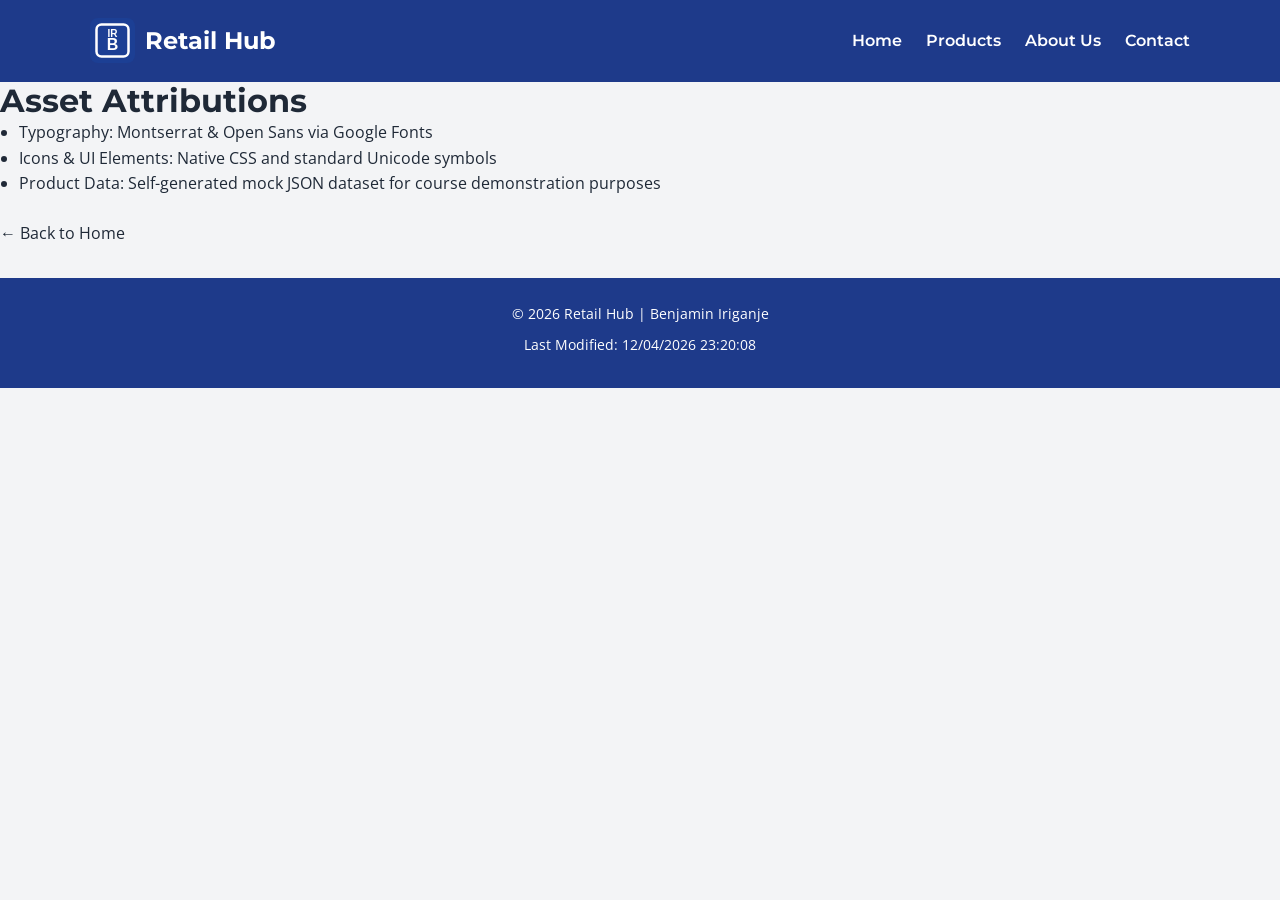
<file: chamber/final/attributions.html>
<!DOCTYPE html>
<html lang="en">
<head>
  <meta charset="UTF-8">
  <meta name="viewport" content="width=device-width, initial-scale=1.0">
  <title>Retail Hub - Asset Attributions</title>
  <meta name="description" content="Attributions and asset sources for the Retail Hub website project.">
  <meta name="author" content="Benjamin Iriganje">

  <!-- Favicon -->
  <link rel="icon" href="images/favicon.svg" type="image/svg+xml">

  <!-- Open Graph Meta Tags -->
  <meta property="og:title" content="Retail Hub - Asset Attributions">
  <meta property="og:description" content="View attributions, credits, and asset sources for the Retail Hub web application project.">
  <meta property="og:image" content="https://ben95dev.github.io/wdd231/chamber/images/favicon.svg">
  <meta property="og:url" content="https://ben95dev.github.io/wdd231/retailhub/attributions.html">

  <!-- Google Fonts API -->
  <link rel="preconnect" href="https://fonts.googleapis.com">
  <link rel="preconnect" href="https://fonts.gstatic.com" crossorigin>
  <link href="https://fonts.googleapis.com/css2?family=Montserrat:wght@600;700&family=Open+Sans:wght@400;600&display=swap" rel="stylesheet">

  <link rel="stylesheet" href="styles/base.css">
  <link rel="stylesheet" href="styles/main.css">
  <script src="scripts/main.js" defer></script>
</head>
<body class="attributions-body">

  <header>
    <div class="header-container">
      <div class="logo">
        <a href="index.html" class="logo-link">
          <img src="images/favicon.svg" alt="Retail Hub Logo" class="logo-img" width="45" height="45">
          <span>Retail Hub</span>
        </a>
      </div>
      <button id="menu-toggle" aria-label="Toggle Navigation Menu">
        <span class="hamburger">&#9776;</span>
        <span class="close hidden">&times;</span>
      </button>
      <nav id="primary-nav">
        <ul>
          <li><a href="index.html">Home</a></li>
          <li><a href="products.html">Products</a></li>
          <li><a href="about.html">About Us</a></li>
          <li><a href="contact.html">Contact</a></li>
        </ul>
      </nav>
    </div>
  </header>

  <main>
    <h1>Asset Attributions</h1>
    <ul>
      <li>Typography: Montserrat &amp; Open Sans via <a href="https://fonts.google.com" target="_blank" rel="noopener">Google Fonts</a></li>
      <li>Icons &amp; UI Elements: Native CSS and standard Unicode symbols</li>
      <li>Product Data: Self-generated mock JSON dataset for course demonstration purposes</li>
    </ul>
    <p class="margin-top-md"><a href="index.html">&larr; Back to Home</a></p>
  </main>

  <footer>
    <p>&copy; <span id="currentyear"></span> Retail Hub | Benjamin Iriganje</p>
    <p id="lastModified"></p>
  </footer>

</body>
</html>
</file>
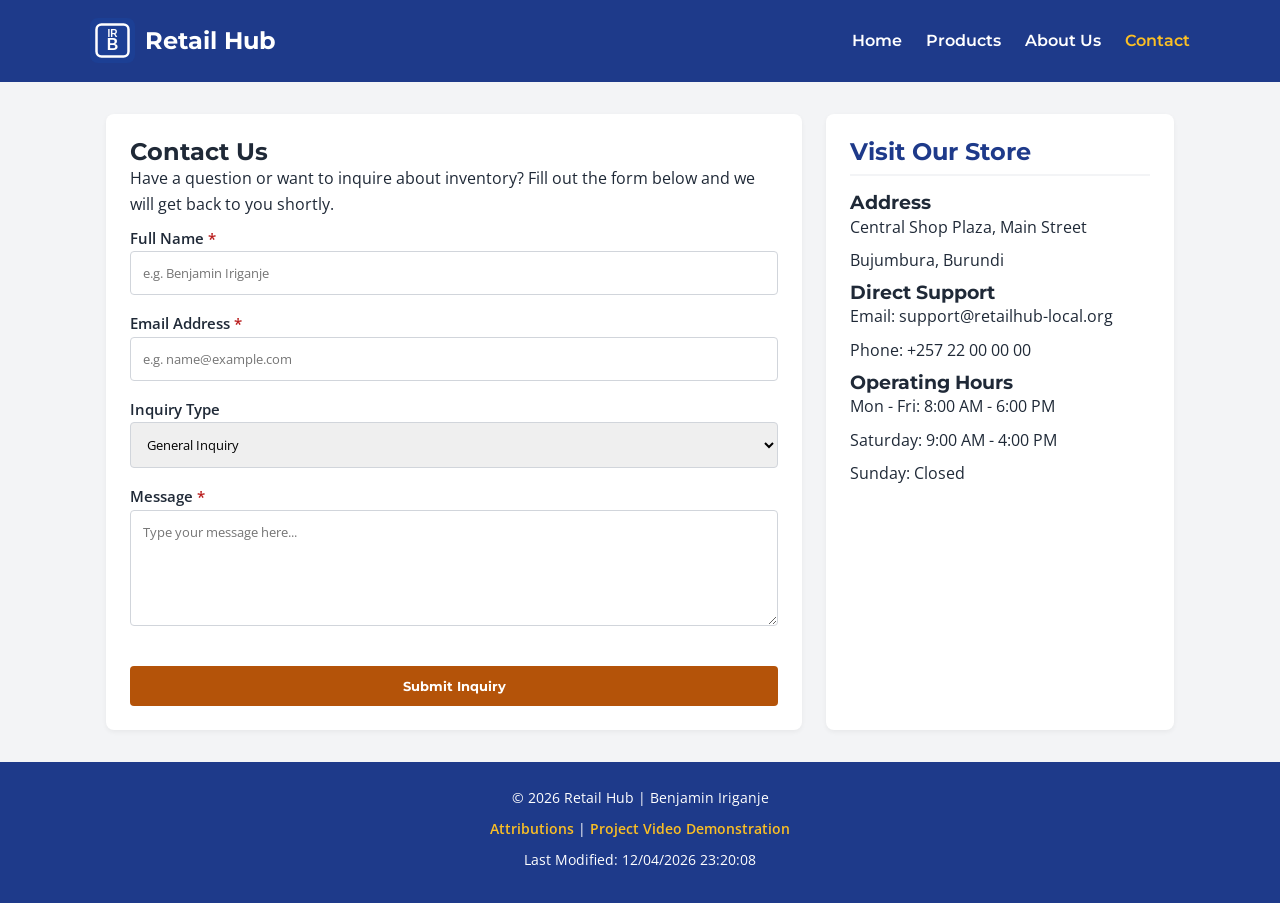
<file: chamber/final/contact.html>
<!DOCTYPE html>
<html lang="en">
<head>
  <meta charset="UTF-8">
  <meta name="viewport" content="width=device-width, initial-scale=1.0">
  <title>Retail Hub</title>
  <meta name="description" content="Get in touch with Retail Hub for product inquiries, store inventory questions, or bulk order requests.">
  <meta property="og:image" content="https://ben95dev.github.io/wdd231/chamber/images/favicon.svg">
  <meta name="author" content="Benjamin Iriganje">

  <link rel="icon" href="images/favicon.ico" type="image/x-icon">

  <meta property="og:title" content="Retail Hub - Contact Us">
  <meta property="og:type" content="website">
  <meta property="og:image" content="images/og-share.jpg">
  <meta property="og:url" content="https://biriganje.github.io/wdd231/final/contact.html">
  <meta property="og:description" content="Send us a message regarding product availability, store hours, or bulk purchasing.">

  <link rel="preconnect" href="https://fonts.googleapis.com">
  <link rel="preconnect" href="https://fonts.gstatic.com" crossorigin>
  <link href="https://fonts.googleapis.com/css2?family=Montserrat:wght@600;700&family=Open+Sans:wght@400;600&display=swap" rel="stylesheet">

  <link rel="stylesheet" href="styles/base.css">
  <link rel="stylesheet" href="styles/main.css">
  <script type="module" src="scripts/main.js"></script>
</head>
<body>

  <header>
    <div class="header-container">
      <div class="logo">
        <a href="index.html" class="logo-link">
          <img src="images/favicon.svg" alt="Retail Hub Logo" class="logo-img" width="45" height="45">
          <span>Retail Hub</span>
        </a>
      </div>
      <button id="menu-toggle" aria-label="Toggle Navigation Menu">
        <span class="hamburger">&#9776;</span>
        <span class="close hidden">&times;</span>
      </button>
      <nav id="primary-nav">
        <ul>
          <li><a href="index.html">Home</a></li>
          <li><a href="products.html">Products</a></li>
          <li><a href="about.html">About Us</a></li>
          <li><a href="contact.html" class="active">Contact</a></li>
        </ul>
      </nav>
    </div>
  </header>

  <main class="main-layout">
    <section class="card form-section">
      <!-- Single <h1> element inside <main> -->
      <h1>Contact Us</h1>
      <p>Have a question or want to inquire about inventory? Fill out the form below and we will get back to you shortly.</p>

      <form id="contact-form" action="thankyou.html" method="get">
        <div class="form-group">
          <label for="fullname">Full Name <span class="required">*</span></label>
          <input type="text" id="fullname" name="fullname" placeholder="e.g. Benjamin Iriganje" required>
        </div>

        <div class="form-group">
          <label for="email">Email Address <span class="required">*</span></label>
          <input type="email" id="email" name="email" placeholder="e.g. name@example.com" required>
        </div>

        <div class="form-group">
          <label for="inquiry">Inquiry Type</label>
          <select id="inquiry" name="inquiry">
            <option value="General Inquiry">General Inquiry</option>
            <option value="Product Availability">Product Availability</option>
            <option value="Bulk Order Request">Bulk Order Request</option>
            <option value="Store Feedback">Store Feedback</option>
          </select>
        </div>

        <div class="form-group">
          <label for="message">Message <span class="required">*</span></label>
          <textarea id="message" name="message" rows="5" placeholder="Type your message here..." required></textarea>
        </div>

        <button type="submit" class="cta-button">Submit Inquiry</button>
      </form>
    </section>

    <aside class="card sidebar">
      <h2>Visit Our Store</h2>
      <div class="info-block">
        <h3>Address</h3>
        <p>Central Shop Plaza, Main Street</p>
        <p>Bujumbura, Burundi</p>
      </div>
      <div class="info-block">
        <h3>Direct Support</h3>
        <p>Email: support@retailhub-local.org</p>
        <p>Phone: +257 22 00 00 00</p>
      </div>
      <div class="info-block">
        <h3>Operating Hours</h3>
        <p>Mon - Fri: 8:00 AM - 6:00 PM</p>
        <p>Saturday: 9:00 AM - 4:00 PM</p>
        <p>Sunday: Closed</p>
      </div>
    </aside>
  </main>

  <footer>
    <p>&copy; <span id="currentyear"></span> Retail Hub | Benjamin Iriganje</p>
    <p>
      <a href="attributions.html" class="footer-link">Attributions</a> | 
      <a href="https://www.loom.com/share/d8c74ea6041e4ba685a232d125176c7d" target="_blank" rel="noopener" class="footer-link">Project Video Demonstration</a>
    </p>
    <p id="lastModified"></p>
  </footer>

</body>
</html>
</file>
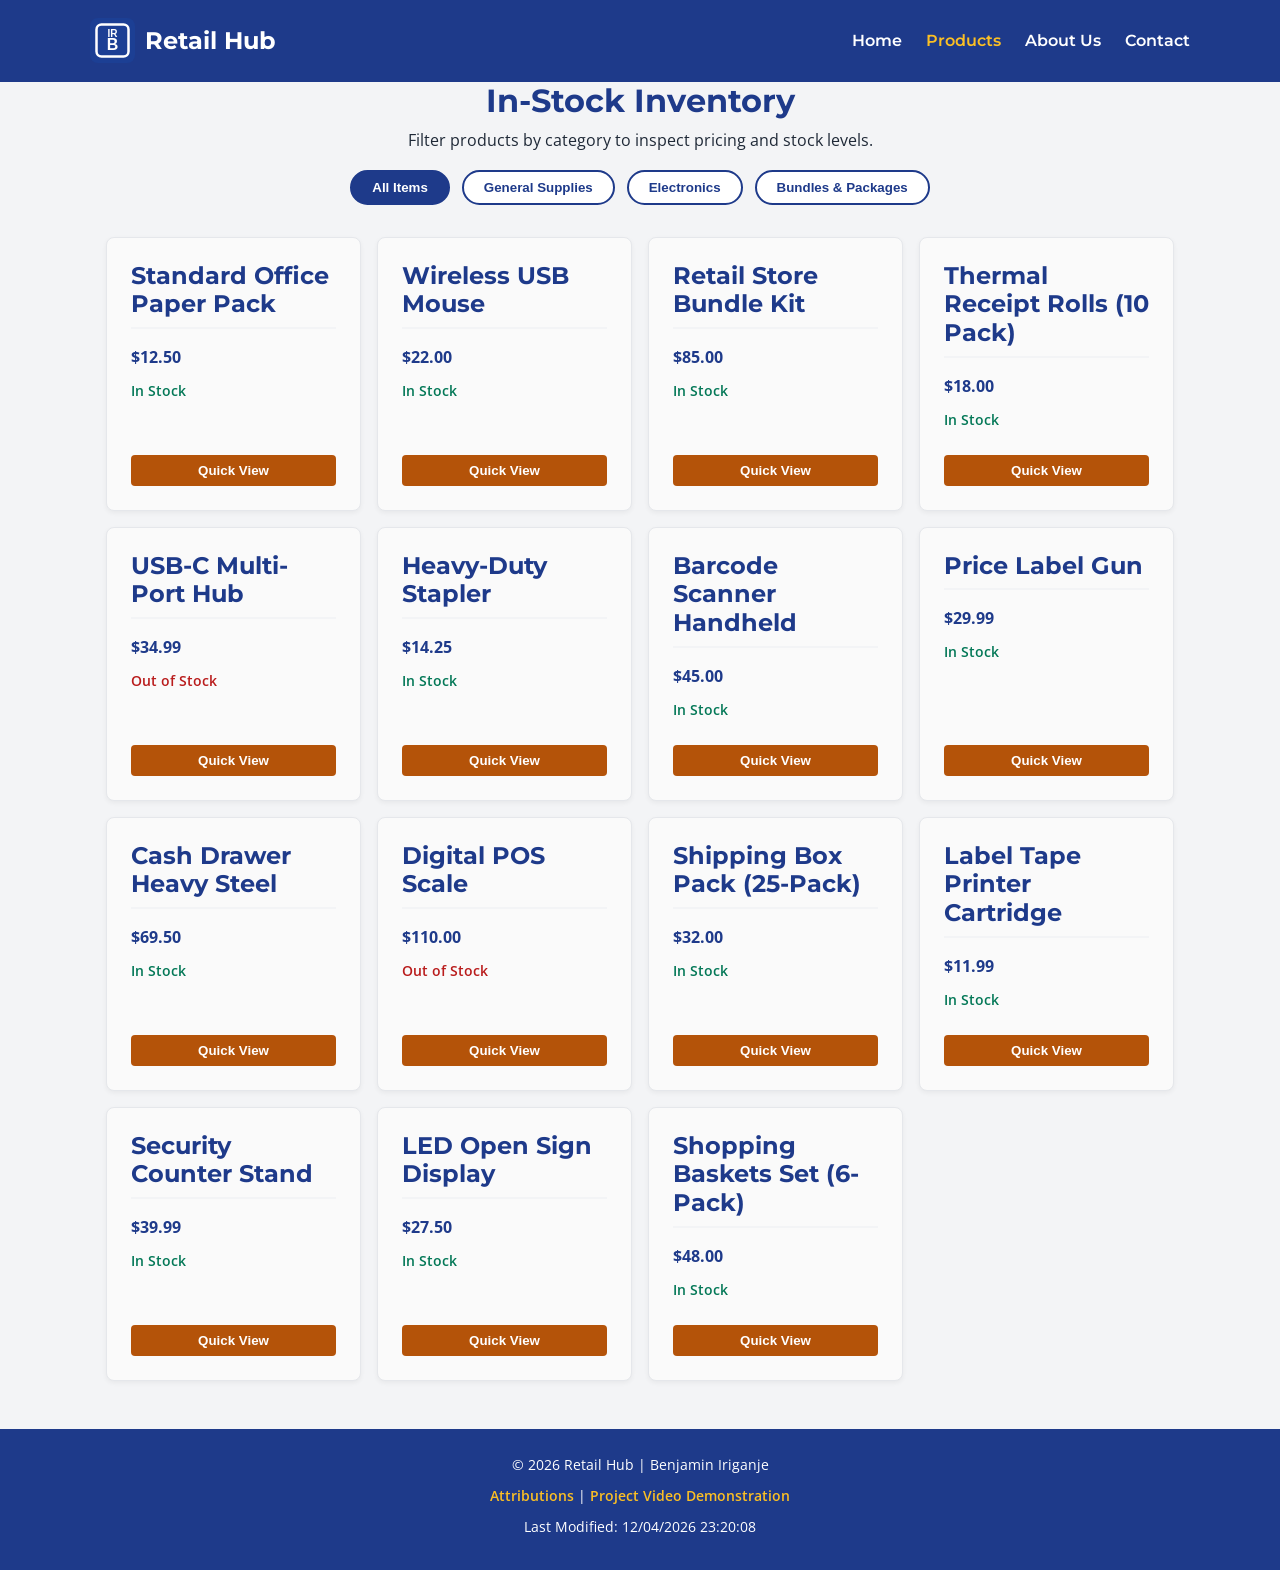
<file: chamber/final/products.html>
<!DOCTYPE html>
<html lang="en">
<head>
  <meta charset="UTF-8">
  <meta name="viewport" content="width=device-width, initial-scale=1.0">
  <title>Retail Hub - Products</title>
  <meta name="description" content="Browse current inventory, pricing, and product availability at Retail Hub.">
  
  <!-- Favicon -->
  <link rel="icon" href="images/favicon.svg" type="image/svg+xml">

  <!-- Open Graph Meta Tags -->
  <meta property="og:title" content="Retail Hub - Browse Products and Pricing">
  <meta property="og:description" content="Browse current inventory, pricing, and product availability at Retail Hub.">
  <meta property="og:image" content="https://ben95dev.github.io/wdd231/chamber/images/favicon.svg">
  <meta property="og:url" content="https://ben95dev.github.io/wdd231/retailhub/products.html">

  <meta name="author" content="Benjamin Iriganje">
  
  <link rel="preconnect" href="https://fonts.googleapis.com">
  <link rel="preconnect" href="https://fonts.gstatic.com" crossorigin>
  <link href="https://fonts.googleapis.com/css2?family=Montserrat:wght@600;700&family=Open+Sans:wght@400;600&display=swap" rel="stylesheet">
  
  <link rel="stylesheet" href="styles/base.css">
  <link rel="stylesheet" href="styles/main.css">
  <script src="scripts/main.js" defer></script>
</head>
<body>

  <header>
    <div class="header-container">
      <div class="logo">
        <a href="index.html" class="logo-link">
          <img src="images/favicon.svg" alt="Retail Hub Logo" class="logo-img" width="45" height="45">
          <span>Retail Hub</span>
        </a>
      </div>
      <button id="menu-toggle" aria-label="Toggle Navigation Menu">
        <span class="hamburger">&#9776;</span>
        <span class="close hidden">&times;</span>
      </button>
      <nav id="primary-nav">
        <ul>
          <li><a href="index.html">Home</a></li>
          <li><a href="products.html" class="active">Products</a></li>
          <li><a href="about.html">About Us</a></li>
          <li><a href="contact.html">Contact</a></li>
        </ul>
      </nav>
    </div>
  </header>

  <main>
    <section class="page-title">
      <h1>In-Stock Inventory</h1>
      <p>Filter products by category to inspect pricing and stock levels.</p>
    </section>

    <!-- Category Filter Controls -->
    <div class="filter-controls">
      <button class="filter-btn active" data-category="all">All Items</button>
      <button class="filter-btn" data-category="supplies">General Supplies</button>
      <button class="filter-btn" data-category="electronics">Electronics</button>
      <button class="filter-btn" data-category="packages">Bundles & Packages</button>
    </div>

    <!-- Product Grid Container -->
    <section id="product-display-grid" class="product-grid-full">
      <!-- Products will render dynamically via JS -->
    </section>

    <!-- Modal Dialog for Product Details -->
    <dialog id="product-modal">
      <div class="modal-content">
        <button id="close-modal" aria-label="Close dialog">&times;</button>
        <h2 id="modal-title"></h2>
        <p id="modal-category" class="modal-badge"></p>
        <p id="modal-description"></p>
        <p id="modal-price" class="price"></p>
        <p id="modal-stock" class="status"></p>
      </div>
    </dialog>
  </main>

  <footer>
    <p>&copy; <span id="currentyear"></span> Retail Hub | Benjamin Iriganje</p>
    <p>
      <a href="attributions.html" class="footer-link">Attributions</a> | 
      <a href="https://www.loom.com/share/d8c74ea6041e4ba685a232d125176c7d" target="_blank" rel="noopener" class="footer-link">Project Video Demonstration</a>
    </p>
    <p id="lastModified"></p>
  </footer>

</body>
</html>
</file>
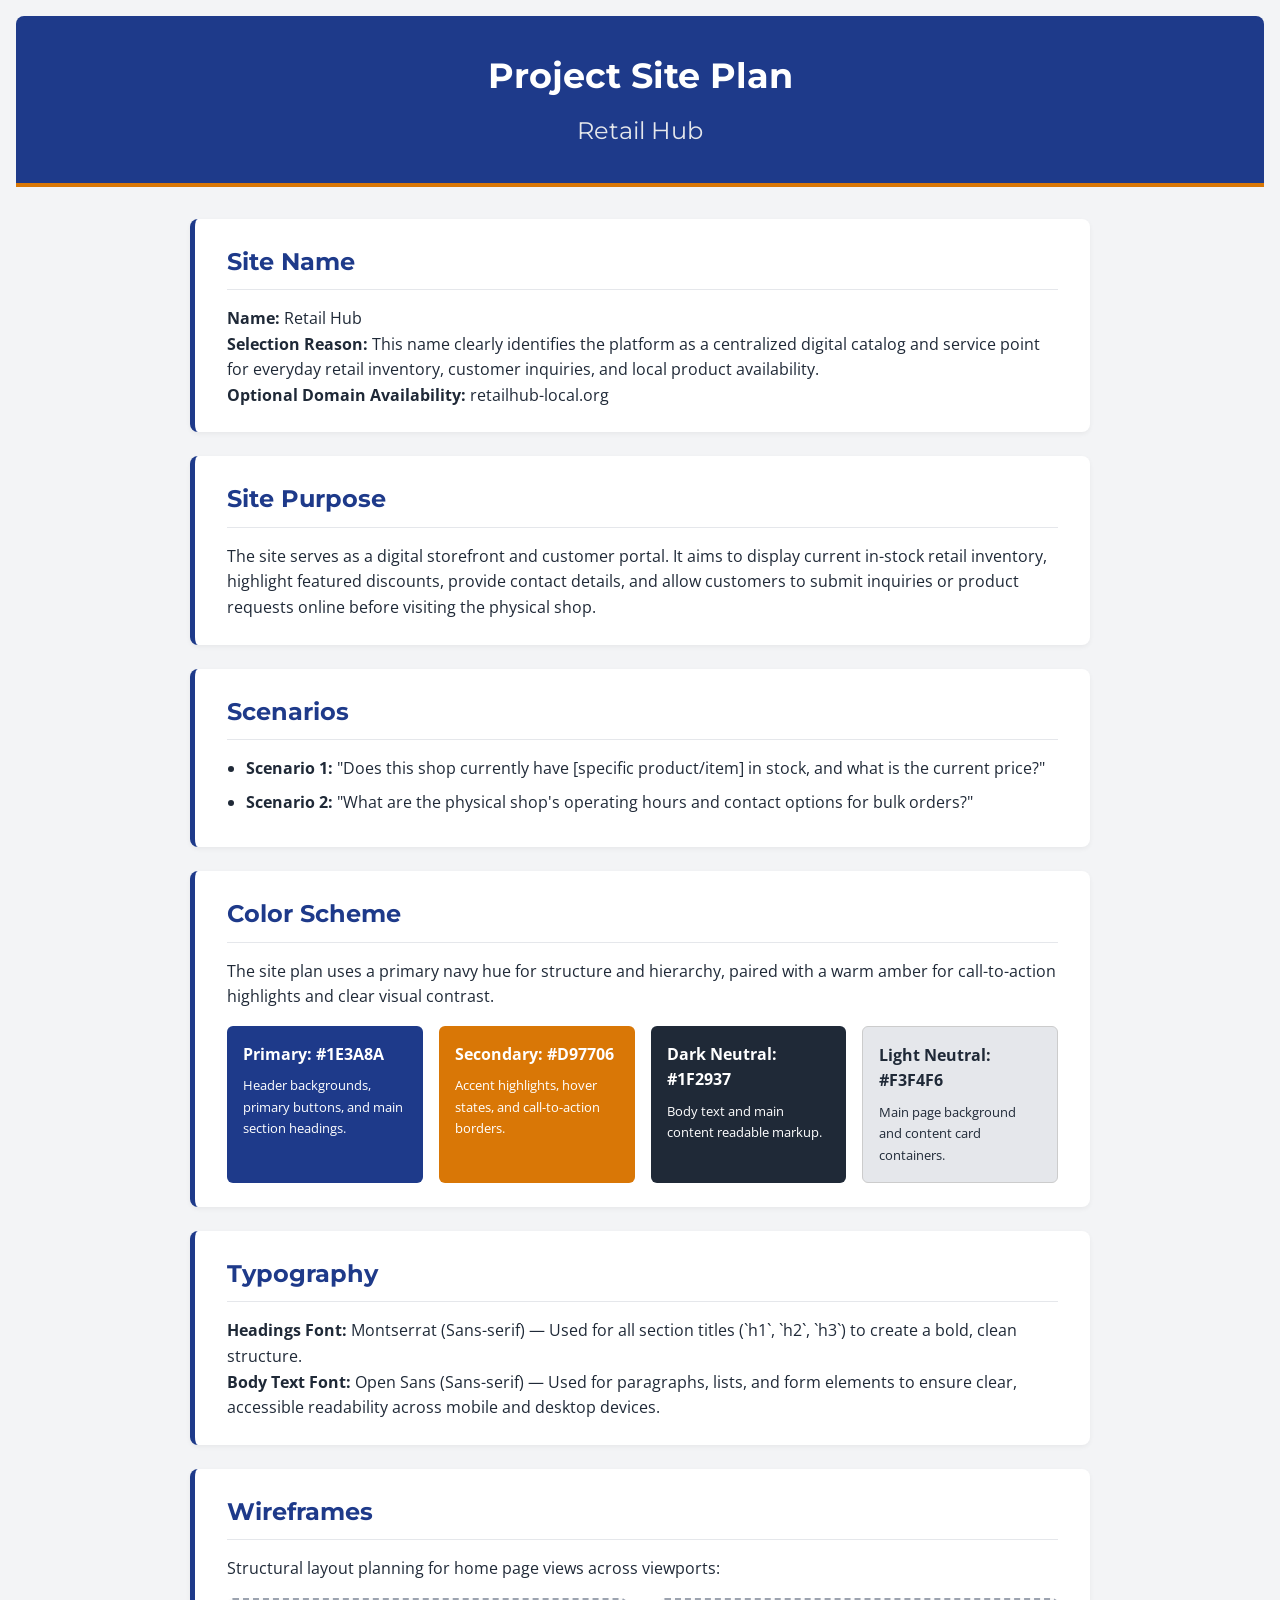
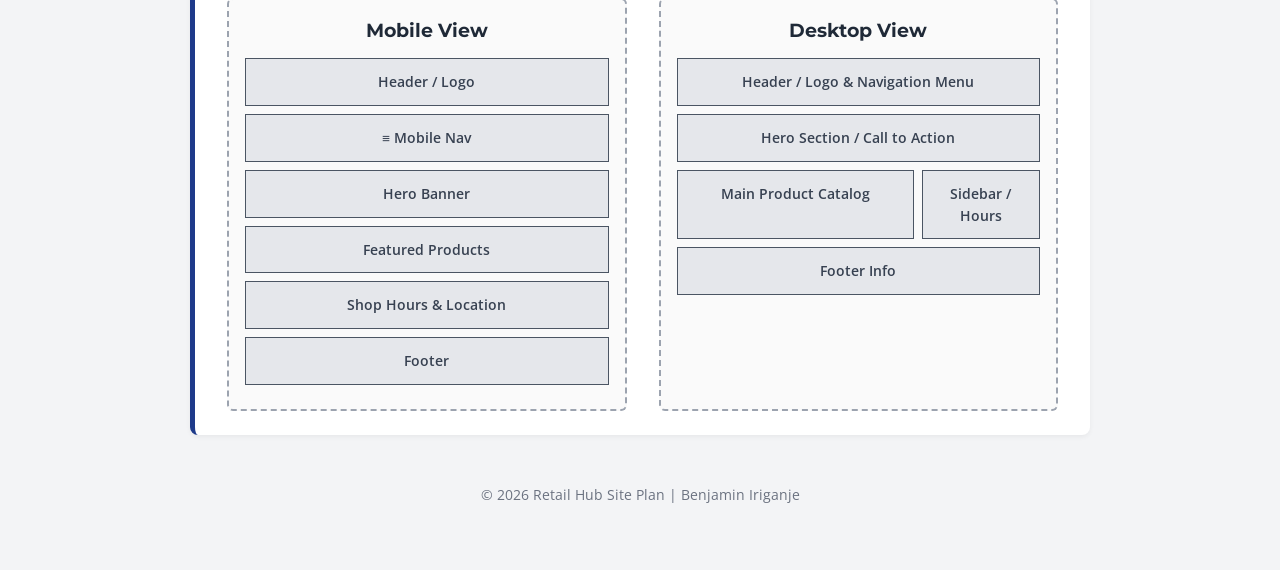
<file: chamber/final/siteplan.html>
<!DOCTYPE html>
<html lang="en">
<head>
  <meta charset="UTF-8">
  <meta name="viewport" content="width=device-width, initial-scale=1.0">
  <title>Site Plan - Retail Hub</title>
  <meta name="description" content="Individual Project Site Plan defining target audience, design choices, and structural wireframes for Retail Hub.">
  <link rel="preconnect" href="https://fonts.googleapis.com">
  <link rel="preconnect" href="https://fonts.gstatic.com" crossorigin>
  <link href="https://fonts.googleapis.com/css2?family=Montserrat:wght@600;700&family=Open+Sans:wght@400;600&display=swap" rel="stylesheet">
  <link rel="stylesheet" href="styles/siteplan.css">
</head>
<body>

  <header>
    <h1>Project Site Plan</h1>
    <h2>Retail Hub</h2>
  </header>

  <main>
    <!-- Site Name Section -->
    <section class="plan-card">
      <h2>Site Name</h2>
      <p><strong>Name:</strong> Retail Hub</p>
      <p><strong>Selection Reason:</strong> This name clearly identifies the platform as a centralized digital catalog and service point for everyday retail inventory, customer inquiries, and local product availability.</p>
      <p><strong>Optional Domain Availability:</strong> retailhub-local.org</p>
    </section>

    <!-- Site Purpose Section -->
    <section class="plan-card">
      <h2>Site Purpose</h2>
      <p>The site serves as a digital storefront and customer portal. It aims to display current in-stock retail inventory, highlight featured discounts, provide contact details, and allow customers to submit inquiries or product requests online before visiting the physical shop.</p>
    </section>

    <!-- Target Audience / Scenarios Section -->
    <section class="plan-card">
      <h2>Scenarios</h2>
      <ul>
        <li><strong>Scenario 1:</strong> "Does this shop currently have [specific product/item] in stock, and what is the current price?"</li>
        <li><strong>Scenario 2:</strong> "What are the physical shop's operating hours and contact options for bulk orders?"</li>
      </ul>
    </section>

    <!-- Color Scheme Section -->
    <section class="plan-card">
      <h2>Color Scheme</h2>
      <p>The site plan uses a primary navy hue for structure and hierarchy, paired with a warm amber for call-to-action highlights and clear visual contrast.</p>
      
      <div class="color-palette">
        <div class="color-box primary-bg">
          <span>Primary: #1E3A8A</span>
          <small>Header backgrounds, primary buttons, and main section headings.</small>
        </div>
        <div class="color-box secondary-bg">
          <span>Secondary: #D97706</span>
          <small>Accent highlights, hover states, and call-to-action borders.</small>
        </div>
        <div class="color-box neutral-dark-bg">
          <span>Dark Neutral: #1F2937</span>
          <small>Body text and main content readable markup.</small>
        </div>
        <div class="color-box neutral-light-bg">
          <span>Light Neutral: #F3F4F6</span>
          <small>Main page background and content card containers.</small>
        </div>
      </div>
    </section>

    <!-- Typography Section -->
    <section class="plan-card">
      <h2>Typography</h2>
      <p><strong>Headings Font:</strong> Montserrat (Sans-serif) — Used for all section titles (`h1`, `h2`, `h3`) to create a bold, clean structure.</p>
      <p><strong>Body Text Font:</strong> Open Sans (Sans-serif) — Used for paragraphs, lists, and form elements to ensure clear, accessible readability across mobile and desktop devices.</p>
    </section>

    <!-- Wireframe Section -->
    <section class="plan-card">
      <h2>Wireframes</h2>
      <p>Structural layout planning for home page views across viewports:</p>
      
      <div class="wireframe-container">
        <!-- Mobile Wireframe Representation -->
        <div class="wireframe-box mobile-wireframe">
          <h3>Mobile View</h3>
          <div class="wf-block wf-header">Header / Logo</div>
          <div class="wf-block wf-nav">≡ Mobile Nav</div>
          <div class="wf-block wf-hero">Hero Banner</div>
          <div class="wf-block wf-content">Featured Products</div>
          <div class="wf-block wf-content">Shop Hours &amp; Location</div>
          <div class="wf-block wf-footer">Footer</div>
        </div>

        <!-- Desktop Wireframe Representation -->
        <div class="wireframe-box desktop-wireframe">
          <h3>Desktop View</h3>
          <div class="wf-block wf-header">Header / Logo &amp; Navigation Menu</div>
          <div class="wf-block wf-hero">Hero Section / Call to Action</div>
          <div class="wf-grid">
            <div class="wf-block wf-content">Main Product Catalog</div>
            <div class="wf-block wf-sidebar">Sidebar / Hours</div>
          </div>
          <div class="wf-block wf-footer">Footer Info</div>
        </div>
      </div>
    </section>
  </main>

  <footer>
    <p>&copy; <span id="currentyear"></span> Retail Hub Site Plan | Benjamin Iriganje</p>
  </footer>

  <script>
    document.getElementById("currentyear").textContent = new Date().getFullYear();
  </script>
</body>
</html>
</file>
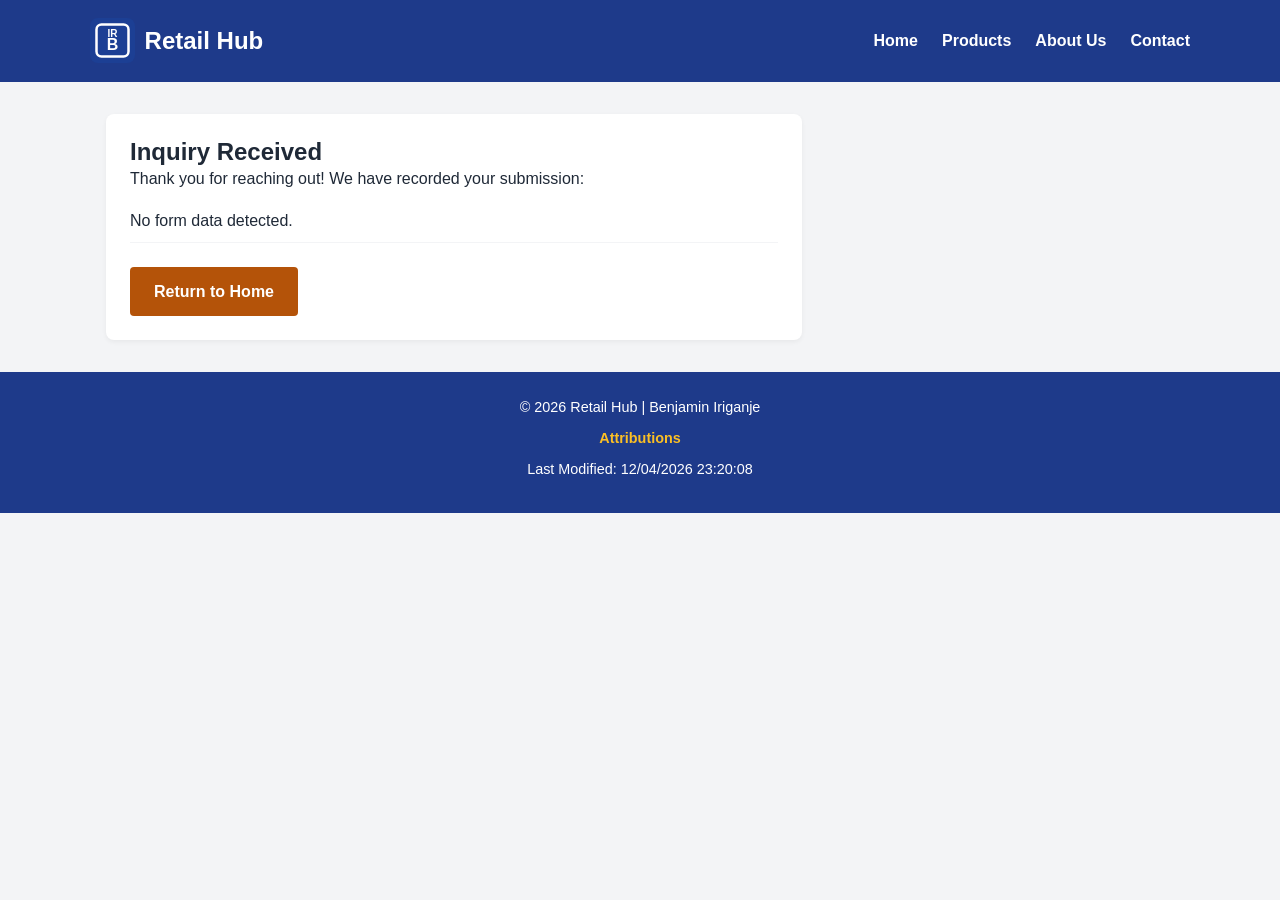
<file: chamber/final/thankyou.html>
<!DOCTYPE html>
<html lang="en">
<head>
  <meta charset="UTF-8">
  <meta name="viewport" content="width=device-width, initial-scale=1.0">
  <title>Retail Hub</title>
  <meta name="description" content="Thank you for submitting your contact request to Retail Hub.">
  <meta name="author" content="Benjamin Iriganje">
  <link rel="icon" href="images/favicon.ico" type="image/x-icon">
  <link rel="stylesheet" href="styles/base.css">
  <link rel="stylesheet" href="styles/main.css">
  <script type="module" src="scripts/main.js"></script>
</head>
<body>
  <header>
    <div class="header-container">
      <div class="logo">
        <a href="index.html" class="logo-link">
          <img src="images/favicon.svg" alt="Retail Hub Logo" class="logo-img" width="45" height="45">
          <span>Retail Hub</span>
        </a>
      </div>
      <nav id="primary-nav">
        <ul>
          <li><a href="index.html">Home</a></li>
          <li><a href="products.html">Products</a></li>
          <li><a href="about.html">About Us</a></li>
          <li><a href="contact.html">Contact</a></li>
        </ul>
      </nav>
    </div>
  </header>

  <main class="main-layout">
    <section class="card">
      <!-- Single <h1> inside <main> -->
      <h1>Inquiry Received</h1>
      <p>Thank you for reaching out! We have recorded your submission:</p>
      <div id="results" class="form-results line-height-lg"></div>
      <a href="index.html" class="cta-button margin-top-md">Return to Home</a>
    </section>
  </main>

  <footer>
    <p>&copy; <span id="currentyear"></span> Retail Hub | Benjamin Iriganje</p>
    <p><a href="attributions.html" class="footer-link">Attributions</a></p>
    <p id="lastModified"></p>
  </footer>
</body>
</html>
</file>
<file: styles/small.css>
:root {
  /* Core Colors */
  --primary-font: 'Outfit', sans-serif;
  --bg-light: #fdfdfd;
  --card-surface: #f4f4f6;
  --dark-primary: #1a252f;
  --accent-color: #2c3e50;
  --completed-color: #27ae60;
  --incomplete-color: #d35400;
  --white: #ffffff;
  --text-main: #2b2b2b;
  --border-light: #e0e0e0;
  --transparent: #00000000;

  /* Transparent Overlay Colors (8-digit HEX) */
  --white-overlay-10: #ffffff1a;
  --white-overlay-15: #ffffff26;
  --shadow-light: #0000000d;
  --shadow-medium: #0000001a;
}

* {
  box-sizing: border-box;
}

body {
  font-family: var(--primary-font);
  background-color: var(--bg-light);
  color: var(--text-main);
  padding: 0;
  margin: 0;
}

header {
  background-color: var(--dark-primary);
  color: var(--white);
}

.header-container {
  display: flex;
  justify-content: space-between;
  align-items: center;
  padding: 15px 20px;
}

.logo-area {
  display: flex;
  align-items: center;
  gap: 0.6rem;
}

.logo-area img {
  border-radius: 50%;
  background: var(--white);
  padding: 4px;
  border: 3px solid var(--white);
  box-sizing: border-box;
}

#menu-toggle {
  font-size: 1.8rem;
  background: var(--transparent);
  border: var(--transparent);
  color: var(--white);
  cursor: pointer;
  padding: 5px 10px;
}

#primary-nav {
  display: none;
  background-color: var(--accent-color);
}

#primary-nav.open {
  display: block;
}

#primary-nav ul {
  list-style: none;
  padding: 0;
  margin: 0;
}

#primary-nav a {
  display: block;
  color: var(--white);
  text-decoration: none;
  padding: 15px;
  text-align: center;
  font-weight: 400;
  transition: background 0.2s;
  border-bottom: 1px solid var(--white-overlay-10);
}

#primary-nav li.active a {
  background-color: var(--dark-primary);
  font-weight: 700;
}

#primary-nav a:hover {
  background-color: var(--white-overlay-15);
}

main {
  padding: 20px;
  max-width: 1200px;
  margin: 0 auto;
}

h1 {
  font-size: 2.2rem;
  margin-top: 10px;
  margin-bottom: 20px;
  border-bottom: 2px solid var(--dark-primary);
  padding-bottom: 5px;
}

.card {
  border: 1px solid var(--border-light);
  border-radius: 8px;
  margin-bottom: 25px;
  background-color: var(--card-surface);
  overflow: hidden;
  box-shadow: 0 2px 5px var(--shadow-light);
}

.card h2 {
  background-color: var(--dark-primary);
  color: var(--white);
  margin: 0;
  padding: 12px;
  font-size: 1.2rem;
  text-align: center;
}

.card-content {
  padding: 20px;
}

.centered-content {
  display: flex;
  justify-content: center;
  align-items: center;
}

.student-photo {
  width: 100%;
  max-width: 280px;
  height: auto;
  border-radius: 6px;
  object-fit: cover;
  display: block;
}

.site-logo {
  display: block;
  object-fit: contain;
}

.course-filters {
  display: flex;
  justify-content: center;
  gap: 10px;
  margin-bottom: 20px;
}

.filter-btn {
  padding: 10px 24px;
  background-color: var(--white);
  border: 1px solid var(--accent-color);
  border-radius: 4px;
  cursor: pointer;
  font-family: var(--primary-font);
  font-weight: 600;
  transition: all 0.2s;
}

.filter-btn.active, .filter-btn:hover {
  background-color: var(--accent-color);
  color: var(--white);
}

.courses-grid {
  display: grid;
  grid-template-columns: 1fr;
  gap: 12px;
  margin-bottom: 20px;
}

.course-card {
  padding: 15px;
  text-align: center;
  font-weight: 700;
  border-radius: 6px;
  color: var(--white);
  box-shadow: 0 2px 4px var(--shadow-medium);
}

.course-card.completed {
  background-color: var(--completed-color);
}

.course-card.incomplete {
  background-color: var(--incomplete-color);
}

.credits-total {
  text-align: center;
  font-weight: 700;
  font-size: 1.1rem;
  color: var(--dark-primary);
}

footer {
  background-color: var(--dark-primary);
  color: var(--white);
  text-align: center;
  padding: 25px 20px;
  margin-top: 40px;
  font-family: var(--primary-font);
}

.social-links {
  display: flex;
  justify-content: center;
  align-items: center;
  gap: 20px;
  margin-bottom: 15px;
}

.social-links a {
  display: inline-block;
  text-decoration: none;
  line-height: 1;
}

.social-links img {
  display: block;
  width: 30px;
  height: 30px;
  object-fit: contain;
  transition: transform 0.2s ease-in-out;
}

.social-links a:hover img {
  transform: scale(1.15);
}

footer p {
  margin: 6px 0;
  font-size: 0.95rem;
  line-height: 1.5;
}

#currentyear, #lastModified {
  font-weight: 600;
}
</file>
<file: styles/larger.css>
@media (min-width: 768px) {
    #menu-toggle {
        display: none;
    }

    #primary-nav {
        display: block !important;
        background-color: var(--accent-color);
    }

    #primary-nav ul {
        display: flex;
        justify-content: flex-start;
    }

    #primary-nav a {
        padding: 12px 30px;
        text-align: left;
        border-bottom: none;
        border-right: 1px solid rgba(255, 255, 255, 0.1);
    }

    .profile-layout {
        display: grid;
        grid-template-columns: 2fr 1fr;
        gap: 25px;
    }
    
    .profile-layout .card {
        margin-bottom: 0;
    }

    .courses-grid {
        grid-template-columns: repeat(3, 1fr);
        gap: 20px;
    }
}
</file>
<file: chamber/styles/small.css>
/* ==========================================================================
   Regional Chamber of Commerce — "Registry Ledger" theme
   Mobile-first base styles (small.css)
   ========================================================================== */

@import url('https://fonts.googleapis.com/css2?family=Zilla+Slab:wght@500;700&family=Source+Sans+3:wght@400;600&family=IBM+Plex+Mono:wght@400;600&display=swap');

:root {
  /* Color tokens */
  --ink: #1e2b28;
  --ink-soft: #2f423d;
  --paper: #eef0e9;
  --paper-card: #fbfaf6;
  --brass: #b08d46;
  --brass-dark: #8c6d33;
  --stamp-teal: #2f6f62;
  --rule: #c9c2ac;
  --text-main: #24302c;
  --text-muted: #5c665f;

  /* Type tokens */
  --font-display: 'Zilla Slab', Georgia, serif;
  --font-body: 'Source Sans 3', -apple-system, BlinkMacSystemFont, sans-serif;
  --font-mono: 'IBM Plex Mono', 'Courier New', monospace;

  /* Layout tokens */
  --radius-card: 4px;
  --shadow-card: 0 2px 6px rgba(30, 43, 40, 0.12);
  --max-width: 1100px;
}

/* Reduced motion respect */
@media (prefers-reduced-motion: reduce) {
  *, *::before, *::after {
    animation-duration: 0.01ms !important;
    animation-iteration-count: 1 !important;
    transition-duration: 0.01ms !important;
  }
}

*, *::before, *::after {
  box-sizing: border-box;
}

body {
  font-family: var(--font-body);
  background-color: var(--paper);
  color: var(--text-main);
  line-height: 1.5;
}

h1, h2, h3 {
  font-family: var(--font-display);
  color: var(--ink);
  line-height: 1.15;
  margin: 0;
}

a {
  color: var(--stamp-teal);
  text-decoration: none;
}

a:hover,
a:focus {
  text-decoration: underline;
}

a:focus-visible,
button:focus-visible {
  outline: 3px solid var(--brass);
  outline-offset: 2px;
}

/* ---------- Header ---------- */
header {
  background-color: var(--ink);
  color: var(--paper);
  display: flex;
  align-items: center;
  justify-content: space-between;
  padding: 0.75rem 1rem;
  border-bottom: 4px solid var(--brass);
  position: relative;
}

.logo-area {
  display: flex;
  align-items: center;
  gap: 0.6rem;
}

/* UPDATED LOGO STYLING BELOW */
.logo-area img {
  border-radius: 50%;
  
  /* Creates the outer white ring */
  outline: 3px solid #ffffff;
  
  /* Creates the perfect gap between the logo and the white ring */
  outline-offset: 3px;
  
  /* Adds a tiny bit of margin so the outer ring doesn't touch the text or container edge */
  margin: 4px;
}

header h1 {
  font-size: 1.05rem;
  color: var(--paper);
  letter-spacing: 0.02em;
}

#menu-toggle {
  background: none;
  border: 2px solid var(--paper);
  color: var(--paper);
  font-size: 1.4rem;
  line-height: 1;
  padding: 0.25rem 0.6rem;
  border-radius: var(--radius-card);
  cursor: pointer;
}

#nav-menu {
  list-style: none;
  margin: 0;
  padding: 1rem;
  display: none;
  flex-direction: column;
  gap: 0.75rem;
  position: absolute;
  top: 100%;
  left: 0;
  right: 0;
  background-color: var(--ink-soft);
  z-index: 10;
}

#nav-menu.open {
  display: flex;
}

#nav-menu a {
  color: var(--paper);
  font-family: var(--font-body);
  font-weight: 600;
  display: block;
}

#nav-menu a.active {
  color: var(--brass);
}

/* ---------- Main ---------- */
main {
  max-width: var(--max-width);
  margin: 0 auto;
  padding: 1.25rem 1rem 3rem;
}

main > h2 {
  font-size: 1.6rem;
  border-bottom: 3px solid var(--brass);
  padding-bottom: 0.4rem;
  margin-bottom: 1rem;
}

/* ---------- View toggle controls ---------- */
.menu-controls {
  display: flex;
  gap: 0.5rem;
  margin-bottom: 1.25rem;
}

.menu-controls button {
  font-family: var(--font-body);
  font-weight: 600;
  font-size: 0.9rem;
  padding: 0.5rem 1rem;
  border: 2px solid var(--ink);
  border-radius: var(--radius-card);
  background-color: transparent;
  color: var(--ink);
  cursor: pointer;
  transition: background-color 0.15s ease, color 0.15s ease;
}

.menu-controls button.active {
  background-color: var(--ink);
  color: var(--paper);
}

.menu-controls button:hover:not(.active) {
  background-color:var(--ink);
}

/* ---------- Directory container ---------- */
#directory-container {
  display: grid;
  grid-template-columns: 1fr;
  gap: 1rem;
}

/* ----- Business card (grid view — index-card / registry-tab motif) ----- */
.business-card {
  background-color: var(--paper-card);
  border: 1px solid var(--rule);
  border-radius: var(--radius-card);
  box-shadow: var(--shadow-card);
  padding: 1.1rem 1rem 1rem;
  position: relative;
  border-top: none;
}

/* perforated top edge, like a card torn from a registry pad */
.business-card::before {
  content: "";
  display: block;
  position: absolute;
  top: 0;
  left: 0;
  right: 0;
  height: 3px;
  background-image: linear-gradient(to right, var(--rule) 50%, transparent 50%);
  background-size: 10px 3px;
  background-repeat: repeat-x;
}

/* rotated seal badge indicating membership tier */
.member-seal {
  position: absolute;
  top: -0.6rem;
  right: 0.9rem;
  transform: rotate(-8deg);
  font-family: var(--font-display);
  font-weight: 700;
  font-size: 0.65rem;
  letter-spacing: 0.06em;
  text-transform: uppercase;
  padding: 0.25rem 0.55rem;
  border-radius: 999px;
  border: 2px solid currentColor;
  background-color: var(--paper-card);
}

.member-seal.gold { color: var(--brass-dark); }
.member-seal.silver { color: var(--rule) }
.member-seal.member { color: var(--stamp-teal); }

.business-card h3 {
  font-size: 1.15rem;
  margin-bottom: 0.35rem;
  padding-right: 4rem;
}

.business-card .category {
  font-family: var(--font-mono);
  font-size: 0.72rem;
  text-transform: uppercase;
  letter-spacing: 0.05em;
  color: var(--text-muted);
  margin-bottom: 0.5rem;
}

.business-card p.description {
  font-size: 0.92rem;
  margin-bottom: 0.6rem;
}

.business-card .details {
  font-family: var(--font-mono);
  font-size: 0.82rem;
  color: var(--text-muted);
  border-top: 1px dashed var(--rule);
  padding-top: 0.5rem;
  display: flex;
  flex-direction: column;
  gap: 0.2rem;
}

.business-card .details a {
  color: var(--stamp-teal);
  font-weight: 600;
}

/* ----- List view — ledger row layout ----- */
#directory-container.list-view {
  display: flex;
  flex-direction: column;
  gap: 0;
  border-top: 1px solid var(--rule);
}

#directory-container.list-view .business-card {
  border-radius: 0;
  box-shadow: none;
  border: none;
  border-bottom: 1px solid var(--rule);
  padding: 0.85rem 0.25rem 0.85rem 0;
  display: grid;
  grid-template-columns: 1fr auto;
  gap: 0.25rem 1rem;
  align-items: start;
}

#directory-container.list-view .business-card::before {
  display: none;
}

#directory-container.list-view .member-seal {
  position: static;
  transform: none;
  grid-column: 2;
  grid-row: 1 / span 2;
  align-self: start;
  justify-self: end;
}

#directory-container.list-view .business-card h3 {
  padding-right: 0;
  grid-column: 1;
}

#directory-container.list-view .category,
#directory-container.list-view p.description {
  grid-column: 1;
}

#directory-container.list-view .details {
  grid-column: 1 / span 2;
  flex-direction: row;
  flex-wrap: wrap;
  gap: 0 1.2rem;
  border-top: 1px dashed var(--rule);
}

/* ---------- Footer ---------- */
footer {
  background-color: var(--ink);
  background:var(--brass-dark);
  color: var(--paper-card);
  text-align:center;
  padding:2rem 1rem;
  margin-top:3rem;
  font-size: 0.85rem;
}

footer .footer-contact p {
  margin: 0.15rem 0;
}

footer hr {
  border: none;
  border-top: 1px solid var(--ink-soft);
  margin: 0.9rem 0;
}

.social-links{
    display:flex;
    justify-content:center;
    gap:1.5rem;
    margin-bottom:1rem;
}

.social-links a{
    color: var(--paper-card);
    font-size:1.6rem;
    transition:.3s;
}

.social-links a:hover{
    color:#d4af37;
    transform:translateY(-3px);
}

footer p{
    margin:.3rem 0;
    font-size:.9rem;
}
</file>
<file: chamber/styles/large.css>
/* ==========================================================================
   Regional Chamber of Commerce — "Registry Ledger" theme
   Desktop / tablet enhancements (large.css), min-width: 768px
   ========================================================================== */

header {
  padding: 1rem 2rem;
}

header h1 {
  font-size: 1.4rem;
}

#menu-toggle {
  display: none;
}

#nav-menu {
  display: flex;
  flex-direction: row;
  position: static;
  background: none;
  padding: 0;
  gap: 1.75rem;
}

#nav-menu a {
  font-size: 0.95rem;
  position: relative;
}

#nav-menu a.active::after {
  content: "";
  position: absolute;
  left: 0;
  right: 0;
  bottom: -0.35rem;
  height: 2px;
  background-color: var(--brass);
}

main {
  padding: 2rem 2rem 4rem;
}

main > h2 {
  font-size: 2rem;
}

.menu-controls {
  justify-content: flex-end;
}

/* Grid view: multi-column card wall on larger screens */
#directory-container.grid-view {
  grid-template-columns: repeat(auto-fill, minmax(300px, 1fr));
  gap: 1.5rem;
}

.business-card {
  padding: 1.4rem 1.3rem 1.2rem;
}

.business-card h3 {
  font-size: 1.3rem;
}

/* List view: tighten rows and align columns for wider layout */
#directory-container.list-view .business-card {
  grid-template-columns: 2fr 1fr auto;
  padding: 1.1rem 0.5rem;
}

#directory-container.list-view .business-card h3,
#directory-container.list-view .category,
#directory-container.list-view p.description {
  grid-column: 1;
}

#directory-container.list-view .member-seal {
  grid-column: 3;
  grid-row: 1 / span 3;
}

#directory-container.list-view .details {
  grid-column: 2;
  grid-row: 1 / span 3;
  flex-direction: column;
  border-top: none;
  border-left: 1px dashed var(--rule);
  padding-left: 1rem;
}

footer {
  padding: 1.75rem 2rem;
}

footer .footer-contact,
footer .footer-dev {
  max-width: var(--max-width);
  margin: 0 auto;
}
</file>
<file: chamber/final/styles/base.css>
/* ==========================================================================
   1. CSS Custom Properties (Variables)
   ========================================================================== */
:root {
  --primary-color: #1E3A8A;       /* Deep Navy */
  --secondary-color: #B45309;     /* Amber, darkened from #D97706 for AA text contrast on white/light backgrounds (5.0:1) */
  --accent-light: #FBBF24;        /* Lighter amber for hover/active states on dark navy backgrounds (6.2:1) */
  --success-color: #047857;       /* Darkened green, AA-compliant on white (5.5:1) */
  --danger-color: #B91C1C;        /* Darkened red, AA-compliant on white (6.5:1) */
  --text-dark: #1F2937;           /* Off-black for primary text */
  --bg-light: #F3F4F6;            /* Light gray page background */
  --card-bg: #FFFFFF;             /* White container background */
  --font-heading: 'Montserrat', sans-serif;
  --font-body: 'Open Sans', sans-serif;
  --border-radius: 8px;
  --shadow-sm: 0 2px 5px rgba(0, 0, 0, 0.05);
}

/* ==========================================================================
   2. Reset & Box Model
   ========================================================================== */
*, *::before, *::after {
  box-sizing: border-box;
  margin: 0;
  padding: 0;
}

html {
  scroll-behavior: smooth;
}

/* ==========================================================================
   3. Base HTML Elements
   ========================================================================== */
body {
  font-family: var(--font-body);
  color: var(--text-dark);
  background-color: var(--bg-light);
  line-height: 1.6;
  overflow-x: hidden;
}

h1, h2, h3, h4, h5, h6 {
  font-family: var(--font-heading);
  line-height: 1.2;
}

p {
  margin-bottom: 0.5rem;
}

a {
  text-decoration: none;
  color: inherit;
}

ul, ol {
  padding-left: 1.2rem;
}

img {
  max-width: 100%;
  height: auto;
  display: block;
}

/* ==========================================================================
   4. Shared Components & Utilities
   ========================================================================== */
.card {
  background: var(--card-bg);
  padding: 1.5rem;
  border-radius: var(--border-radius);
  box-shadow: var(--shadow-sm);
}

.card h2 {
  color: var(--primary-color);
  margin-bottom: 1rem;
  border-bottom: 2px solid var(--bg-light);
  padding-bottom: 0.5rem;
}

.hidden {
  display: none !important;
}

.margin-top-md {
  margin-top: 1.5rem;
}

/* Reusable page heading block (used on About, Products, Attributions, Thank You) */
.page-title {
  text-align: center;
  margin: 0 auto 1rem;
  max-width: 1100px;
  padding: 0 1rem;
}

.page-title h1 {
  color: var(--primary-color);
  font-size: 2rem;
}

.page-title p {
  color: var(--text-dark);
  margin-top: 0.5rem;
}

/* Global Footer Base */
footer {
  text-align: center;
  padding: 1.5rem;
  background-color: var(--primary-color);
  color: #FFFFFF;
  margin-top: 2rem;
  font-size: 0.9rem;
}

footer a.footer-link {
  color: var(--accent-light);
  font-weight: 600;
}

footer a.footer-link:hover {
  text-decoration: underline;
}
</file>
<file: chamber/final/styles/main.css>
/* ==========================================================================
   1. Header & Navigation Component
   ========================================================================== */
header {
  background-color: var(--primary-color);
  color: #FFFFFF;
  padding: 1rem;
}

.header-container {
  max-width: 1100px;
  margin: 0 auto;
  display: flex;
  justify-content: space-between;
  align-items: center;
  flex-wrap: wrap;
}

.logo {
  display: flex;
  align-items: center;
}

.logo-link {
  display: flex;
  align-items: center;
  gap: 0.6rem;
}

.logo-link span,
.logo h1 {
  font-family: var(--font-heading);
  font-size: 1.5rem;
  font-weight: 700;
  color: #FFFFFF;
}

#menu-toggle {
  background: none;
  border: none;
  color: #FFFFFF;
  font-size: 2rem;
  cursor: pointer;
  line-height: 1;
}

#primary-nav {
  width: 100%;
  display: none; /* Toggled open via JavaScript */
}

#primary-nav.open {
  display: block;
}

#primary-nav ul {
  list-style: none;
  padding-top: 1rem;
  padding-left: 0;
}

#primary-nav a {
  display: block;
  color: #FFFFFF;
  padding: 0.75rem 0;
  font-family: var(--font-heading);
  font-weight: 600;
  transition: color 0.2s ease;
}

#primary-nav a:hover,
#primary-nav a.active {
  color: var(--accent-light);
}

/* ==========================================================================
   2. Hero Banner Component
   ========================================================================== */
.hero {
  background-color: var(--primary-color);
  color: #FFFFFF;
  text-align: center;
  padding: 3rem 1rem;
  border-bottom: 4px solid var(--secondary-color);
}

.hero h1 {
  font-size: 1.9rem;
  margin-bottom: 0.5rem;
}

.hero p {
  max-width: 500px;
  margin: 0 auto 0.5rem;
}

.cta-button {
  display: inline-block;
  margin-top: 1rem;
  padding: 0.75rem 1.5rem;
  background-color: var(--secondary-color);
  color: #FFFFFF;
  border: none;
  border-radius: 4px;
  font-weight: bold;
  font-family: var(--font-heading);
  cursor: pointer;
  transition: opacity 0.2s ease;
}

.cta-button:hover {
  opacity: 0.85;
}

/* ==========================================================================
   3. Page Layouts (Home, About, Contact, Products, Attributions, Thank You)
   ========================================================================== */
.main-layout,
.about-container,
.contact-layout {
  max-width: 1100px;
  margin: 2rem auto;
  padding: 0 1rem;
  display: grid;
  grid-template-columns: 1fr;
  gap: 1.5rem;
}

.about-grid {
  display: grid;
  grid-template-columns: repeat(auto-fit, minmax(280px, 1fr));
  gap: 1.5rem;
}

.highlight-active {
  animation: highlightPulse 1.5s ease;
}

@keyframes highlightPulse {
  0% { box-shadow: 0 0 0 4px rgba(180, 83, 9, 0.6); }
  100% { box-shadow: var(--shadow-sm); }
}

/* ==========================================================================
   4. Products Page & Filters
   ========================================================================== */
.filter-controls {
  display: flex;
  justify-content: center;
  gap: 0.75rem;
  flex-wrap: wrap;
  max-width: 1100px;
  margin: 0 auto 2rem;
  padding: 0 1rem;
}

.filter-btn {
  padding: 0.5rem 1.25rem;
  border: 2px solid var(--primary-color);
  background: #FFFFFF;
  color: var(--primary-color);
  border-radius: 20px;
  font-weight: bold;
  cursor: pointer;
  transition: all 0.2s ease;
}

.filter-btn:hover,
.filter-btn.active {
  background-color: var(--primary-color);
  color: #FFFFFF;
}

.product-grid,
.product-grid-full {
  display: grid;
  grid-template-columns: repeat(auto-fit, minmax(240px, 1fr));
  gap: 1rem;
}

.product-grid-full {
  max-width: 1100px;
  margin: 0 auto 3rem;
  padding: 0 1rem;
}

.product-card {
  border: 1px solid #E5E7EB;
  background-color: #FAFAFA;
  display: flex;
  flex-direction: column;
  justify-content: space-between;
}

.product-card h3 {
  font-size: 1.05rem;
  margin-bottom: 0.4rem;
  color: var(--text-dark);
}

.product-card button {
  margin-top: 1rem;
  padding: 0.5rem;
  background-color: var(--secondary-color);
  color: #FFFFFF;
  border: none;
  border-radius: 4px;
  cursor: pointer;
  font-weight: bold;
}

.product-card button:hover {
  opacity: 0.85;
}

.price {
  font-weight: bold;
  color: var(--primary-color);
}

.status {
  font-weight: 600;
}

.status.in-stock {
  color: var(--success-color);
  font-size: 0.9rem;
}

.status.out-of-stock {
  color: var(--danger-color);
  font-size: 0.9rem;
}

/* ==========================================================================
   5. Modal Dialog Component
   ========================================================================== */
dialog {
  margin: auto;
  padding: 0;
  border: none;
  border-radius: var(--border-radius);
  box-shadow: 0 4px 15px rgba(0, 0, 0, 0.3);
  max-width: 500px;
  width: 90%;
}

dialog::backdrop {
  background: rgba(0, 0, 0, 0.6);
}

.modal-content {
  padding: 2rem;
  position: relative;
}

#close-modal {
  position: absolute;
  top: 10px;
  right: 15px;
  background: none;
  border: none;
  font-size: 1.8rem;
  cursor: pointer;
  color: var(--text-dark);
}

.modal-badge {
  display: inline-block;
  background: #E5E7EB;
  padding: 0.2rem 0.6rem;
  border-radius: 4px;
  font-size: 0.8rem;
  text-transform: uppercase;
  margin: 0.5rem 0 1rem;
}

/* ==========================================================================
   6. Contact Form Component
   ========================================================================== */
form {
  display: flex;
  flex-direction: column;
  gap: 1rem;
}

label {
  font-weight: 600;
  font-size: 0.95rem;
}

.required {
  color: var(--danger-color);
}

input, select, textarea {
  width: 100%;
  padding: 0.75rem;
  border: 1px solid #D1D5DB;
  border-radius: 4px;
  font-family: inherit;
}

input:focus, select:focus, textarea:focus {
  outline: 2px solid var(--primary-color);
  outline-offset: 1px;
}

.feedback-message {
  margin-top: 1rem;
  padding: 1rem;
  background-color: #D1FAE5;
  color: #065F46;
  border-radius: 4px;
  font-weight: bold;
}

#results p {
  padding: 0.5rem 0;
  border-bottom: 1px solid var(--bg-light);
}

/* ==========================================================================
   7. Responsive Desktop Breakpoint
   ========================================================================== */
@media (min-width: 768px) {
  #menu-toggle {
    display: none;
  }

  #primary-nav {
    display: block;
    width: auto;
  }

  #primary-nav ul {
    display: flex;
    gap: 1.5rem;
    padding-top: 0;
  }

  .main-layout,
  .contact-layout {
    grid-template-columns: 2fr 1fr;
  }
}
</file>
<file: chamber/styles/styles.css>
/* ============================================================
   Design tokens
   ============================================================ */
:root {
  --navy-deep:   #16233F;
  --navy-mid:    #24345C;
  --brass:       #B8892B;
  --parchment:   #F3EFE6;
  --surface:     #FFFFFF;
  --ink:         #1F2430;
  --slate:       #5B6472;
  --line:        #DDD6C7;

  --tier-np:     #3F6B4B;
  --tier-bronze: #8C5A3C;
  --tier-silver: #7C8894;
  --tier-gold:   #B8892B;

  --font-display: "Fraunces", Georgia, serif;
  --font-body: "Public Sans", "Segoe UI", Arial, sans-serif;
  --font-mono: "IBM Plex Mono", Consolas, monospace;

  --radius: 10px;
  --shadow-card: 0 8px 24px rgba(22, 35, 63, 0.12);
  --shadow-card-hover: 0 14px 32px rgba(22, 35, 63, 0.18);
}

html { scroll-behavior: smooth; }

body {
  margin: 0;
  font-family: var(--font-body);
  color: var(--ink);
  background: var(--parchment);
  line-height: 1.55;
}

h1, h2, h3 {
  font-family: var(--font-display);
  margin: 0 0 0.4em 0;
  color: var(--navy-deep);
}

a { color: var(--navy-mid); }

/* ============================================================
   Site chrome (stand-in header / nav / footer)
   Replace with your own chamber template partials.
   ============================================================ */
.site-header {
  background: var(--navy-deep);
  color: #fff;
  padding: 1.1rem 1.5rem;
}
.site-header .brand-row {
  max-width: 1180px;
  margin: 0 auto;
  display: flex;
  align-items: center;
  justify-content: space-between;
  gap: 1rem;
  flex-wrap: wrap;
}
.site-header .brand {
  font-family: var(--font-display);
  font-size: 1.4rem;
  font-weight: 600;
  letter-spacing: 0.02em;
}
.site-header .brand span { color: var(--brass); }

.site-nav ul {
  list-style: none;
  display: flex;
  gap: 1.4rem;
  margin: 0;
  padding: 0;
  flex-wrap: wrap;
}
.site-nav a {
  color: #E7E1D2;
  text-decoration: none;
  font-weight: 500;
  font-size: 0.95rem;
  padding: 0.3rem 0.1rem;
  border-bottom: 2px solid transparent;
}
.site-nav a:hover,
.site-nav a:focus-visible,
.site-nav a[aria-current="page"] {
  color: #fff;
  border-bottom-color: var(--brass);
}

.site-footer {
  background: var(--navy-deep);
  color: #B9C0D4;
  text-align: center;
  padding: 1.4rem 1rem;
  margin-top: 3rem;
  font-size: 0.9rem;
}
.site-footer .brass { color: var(--brass); }

/* ============================================================
   Page hero
   ============================================================ */
.page-hero {
  max-width: 1180px;
  margin: 0 auto;
  padding: 2.6rem 1.5rem 1rem;
}
.page-hero .eyebrow {
  font-family: var(--font-mono);
  font-size: 0.78rem;
  letter-spacing: 0.12em;
  text-transform: uppercase;
  color: var(--brass);
  display: block;
  margin-bottom: 0.5rem;
}
.page-hero h1 { font-size: 1.9rem; }
@media (min-width: 700px) {
  .page-hero h1 { font-size: 2.6rem; }
}
.page-hero p {
  max-width: 60ch;
  color: var(--slate);
  font-size: 1.05rem;
}

/* ============================================================
   Layout: form + membership cards
   ============================================================ */
.join-layout {
  max-width: 1180px;
  margin: 0 auto;
  padding: 1rem 1.5rem 2rem;
  display: grid;
  grid-template-columns: 1fr;
  gap: 2.2rem;
}

@media (min-width: 900px) {
  .join-layout {
    grid-template-columns: 1.15fr 0.85fr;
    align-items: start;
  }
}

/* ---------------- Form ---------------- */
.application-form {
  background: var(--surface);
  border: 1px solid var(--line);
  border-radius: var(--radius);
  padding: 1.8rem;
  box-shadow: var(--shadow-card);
}

.application-form fieldset {
  border: none;
  padding: 0;
  margin: 0 0 1.6rem 0;
}
.application-form legend {
  font-family: var(--font-display);
  font-size: 1.15rem;
  color: var(--navy-deep);
  padding: 0 0 0.6rem 0;
  border-bottom: 1px solid var(--line);
  width: 100%;
  margin-bottom: 1rem;
}

.field-label {
  display: block;
  margin-bottom: 1.1rem;
  font-weight: 600;
  font-size: 0.92rem;
  color: var(--navy-deep);
}

.field-label .req {
  color: var(--tier-bronze);
  font-weight: 700;
}

.field-label .hint {
  display: block;
  font-weight: 400;
  color: var(--slate);
  font-size: 0.82rem;
  margin-top: 0.15rem;
}

.application-form input[type="text"],
.application-form input[type="email"],
.application-form input[type="tel"],
.application-form select,
.application-form textarea {
  display: block;
  width: 100%;
  margin-top: 0.4rem;
  padding: 0.65rem 0.75rem;
  font-family: var(--font-body);
  font-size: 0.98rem;
  color: var(--ink);
  background: #FCFBF8;
  border: 1px solid var(--line);
  border-radius: 6px;
  transition: border-color 0.15s ease, box-shadow 0.15s ease;
}

.application-form textarea { resize: vertical; min-height: 100px; }

.application-form input:focus-visible,
.application-form select:focus-visible,
.application-form textarea:focus-visible {
  outline: 3px solid var(--brass);
  outline-offset: 1px;
  border-color: var(--brass);
}

.application-form input:invalid:not(:placeholder-shown) {
  border-color: #B4432F;
}

.radio-group {
  display: flex;
  flex-direction: column;
  gap: 0.5rem;
  margin-top: 0.4rem;
}
.radio-option {
  display: flex;
  align-items: center;
  gap: 0.55rem;
  font-weight: 500;
  font-size: 0.95rem;
  padding: 0.5rem 0.7rem;
  border: 1px solid var(--line);
  border-radius: 6px;
  background: #FCFBF8;
  cursor: pointer;
}
.radio-option.is-selected {
  border-color: var(--brass);
  background: #FBF3E2;
}
.radio-option input { accent-color: var(--brass); }

.submit-row { margin-top: 1.6rem; }

.submit-btn {
  font-family: var(--font-body);
  font-weight: 700;
  font-size: 1rem;
  color: #fff;
  background: var(--navy-deep);
  border: none;
  border-radius: 6px;
  padding: 0.85rem 1.6rem;
  cursor: pointer;
  transition: background 0.15s ease, transform 0.1s ease;
}
.submit-btn:hover { background: var(--navy-mid); }
.submit-btn:focus-visible { outline: 3px solid var(--brass); outline-offset: 2px; }
.submit-btn:active { transform: translateY(1px); }

/* ============================================================
   Membership cards ("certificate seals")
   ============================================================ */
.membership-cards {
  display: grid;
  grid-template-columns: repeat(2, 1fr);
  gap: 1rem;
  align-content: start;
}
@media (max-width: 520px) {
  .membership-cards { grid-template-columns: 1fr; }
}

.tier-card {
  position: relative;
  background: var(--surface);
  border: 1px solid var(--line);
  border-radius: var(--radius);
  padding: 1.3rem 1.1rem 1.1rem;
  box-shadow: var(--shadow-card);
  overflow: hidden;
  opacity: 0;
  transform: translateY(16px) scale(0.97);
  animation: seal-rise 0.6s ease forwards;
}
.tier-card:hover { box-shadow: var(--shadow-card-hover); }

.tier-card::before {
  content: "";
  position: absolute;
  top: 0; left: 0; right: 0;
  height: 6px;
  background: var(--tier-color, var(--brass));
}

.tier-card .seal {
  width: 40px; height: 40px;
  border-radius: 50%;
  background: var(--tier-color, var(--brass));
  display: flex;
  align-items: center;
  justify-content: center;
  color: #fff;
  font-family: var(--font-display);
  font-weight: 700;
  font-size: 0.95rem;
  margin-bottom: 0.7rem;
}

.tier-card h3 {
  font-size: 1.05rem;
  margin-bottom: 0.2rem;
}
.tier-card .tier-fee {
  font-family: var(--font-mono);
  font-size: 0.78rem;
  color: var(--slate);
  margin-bottom: 0.6rem;
  display: block;
}
.tier-card p {
  font-size: 0.88rem;
  color: var(--slate);
  margin: 0 0 0.8rem 0;
}
.tier-card .details-link {
  font-size: 0.85rem;
  font-weight: 600;
  color: var(--navy-mid);
  text-decoration: none;
  border-bottom: 1px solid var(--navy-mid);
  cursor: pointer;
  background: none;
  border-top: none; border-left: none; border-right: none;
  padding: 0;
  font-family: var(--font-body);
}
.tier-card .details-link:hover,
.tier-card .details-link:focus-visible {
  color: var(--brass);
  border-color: var(--brass);
}

/* staggered entrance */
.tier-card:nth-child(1) { animation-delay: 0.05s; }
.tier-card:nth-child(2) { animation-delay: 0.18s; }
.tier-card:nth-child(3) { animation-delay: 0.31s; }
.tier-card:nth-child(4) { animation-delay: 0.44s; }

@keyframes seal-rise {
  to { opacity: 1; transform: translateY(0) scale(1); }
}

@media (prefers-reduced-motion: reduce) {
  .tier-card { animation: none; opacity: 1; transform: none; }
}

.tier-np     { --tier-color: var(--tier-np); }
.tier-bronze { --tier-color: var(--tier-bronze); }
.tier-silver { --tier-color: var(--tier-silver); }
.tier-gold   { --tier-color: var(--tier-gold); }

/* ============================================================
   Modals
   ============================================================ */
dialog.tier-modal {
  border: none;
  border-radius: var(--radius);
  padding: 0;
  width: 90vw;
  max-width: 480px;
  box-shadow: 0 20px 50px rgba(22,35,63,0.35);
}
dialog.tier-modal::backdrop {
  background: rgba(22, 35, 63, 0.55);
}
.modal-inner { padding: 1.6rem; }
.modal-inner .seal {
  width: 44px; height: 44px;
  border-radius: 50%;
  background: var(--tier-color, var(--brass));
  color: #fff;
  display: flex; align-items: center; justify-content: center;
  font-family: var(--font-display); font-weight: 700;
  margin-bottom: 0.8rem;
}
.modal-inner h2 { font-size: 1.3rem; margin-bottom: 0.2rem; }
.modal-inner .tier-fee { font-family: var(--font-mono); color: var(--slate); font-size: 0.82rem; }
.modal-inner ul { padding-left: 1.2rem; color: var(--ink); }
.modal-inner ul li { margin-bottom: 0.4rem; }
.modal-close {
  margin-top: 1rem;
  background: var(--navy-deep);
  color: #fff;
  border: none;
  border-radius: 6px;
  padding: 0.55rem 1.2rem;
  font-weight: 700;
  cursor: pointer;
}
.modal-close:hover { background: var(--navy-mid); }
.modal-close:focus-visible { outline: 3px solid var(--brass); outline-offset: 2px; }

/* ============================================================
   Thank-you page summary
   ============================================================ */
.confirmation-card {
  max-width: 640px;
  margin: 0 auto;
  background: var(--surface);
  border: 1px solid var(--line);
  border-radius: var(--radius);
  box-shadow: var(--shadow-card);
  padding: 2rem;
}
.confirmation-card .seal-mark {
  width: 52px; height: 52px;
  border-radius: 50%;
  background: var(--brass);
  color: #fff;
  display: flex; align-items: center; justify-content: center;
  font-family: var(--font-display); font-weight: 700; font-size: 1.4rem;
  margin-bottom: 1rem;
}
.summary-grid {
  display: grid;
  grid-template-columns: 1fr;
  gap: 0.9rem;
  margin-top: 1.4rem;
}
@media (min-width: 560px) {
  .summary-grid { grid-template-columns: 1fr 1fr; }
}
.summary-item {
  border: 1px solid var(--line);
  border-radius: 8px;
  padding: 0.8rem 1rem;
  background: #FCFBF8;
}
.summary-item .label {
  display: block;
  font-family: var(--font-mono);
  font-size: 0.72rem;
  letter-spacing: 0.06em;
  text-transform: uppercase;
  color: var(--brass);
  margin-bottom: 0.25rem;
}
.summary-item .value {
  font-weight: 600;
  color: var(--ink);
  word-break: break-word;
}
</file>
<file: chamber/final/styles/siteplan.css>
/* Color Palette Variables */
:root {
  --primary-color: #1E3A8A;       /* Deep Navy */
  --secondary-color: #D97706;     /* Amber Accent */
  --text-dark: #1F2937;           /* Off-black for body text */
  --bg-light: #F3F4F6;            /* Light gray page background */
  --card-bg: #FFFFFF;             /* Card background */
  --font-heading: 'Montserrat', sans-serif;
  --font-body: 'Open Sans', sans-serif;
}

/* Base Styles */
* {
  box-sizing: border-box;
  margin: 0;
  padding: 0;
}

body {
  font-family: var(--font-body);
  color: var(--text-dark);
  background-color: var(--bg-light);
  line-height: 1.6;
  padding: 1rem;
}

/* Header Styling */
header {
  background-color: var(--primary-color);
  color: #FFFFFF;
  text-align: center;
  padding: 2rem 1rem;
  border-bottom: 4px solid var(--secondary-color);
  border-radius: 8px 8px 0 0;
}

header h1 {
  font-family: var(--font-heading);
  font-size: 2.2rem;
  margin-bottom: 0.5rem;
}

header h2 {
  font-family: var(--font-heading);
  font-weight: 400;
  color: #E5E7EB;
}

/* Layout */
main {
  max-width: 900px;
  margin: 2rem auto;
  display: flex;
  flex-direction: column;
  gap: 1.5rem;
}

.plan-card {
  background-color: var(--card-bg);
  padding: 1.5rem 2rem;
  border-radius: 8px;
  box-shadow: 0 2px 5px rgba(0, 0, 0, 0.05);
  border-left: 5px solid var(--primary-color);
}

.plan-card h2 {
  font-family: var(--font-heading);
  color: var(--primary-color);
  margin-bottom: 1rem;
  border-bottom: 1px solid #E5E7EB;
  padding-bottom: 0.5rem;
}

.plan-card ul {
  padding-left: 1.2rem;
}

.plan-card li {
  margin-bottom: 0.5rem;
}

/* Color Scheme Visuals */
.color-palette {
  display: grid;
  grid-template-columns: repeat(auto-fit, minmax(180px, 1fr));
  gap: 1rem;
  margin-top: 1rem;
}

.color-box {
  padding: 1rem;
  border-radius: 6px;
  display: flex;
  flex-direction: column;
  gap: 0.5rem;
}

.color-box span {
  font-weight: bold;
}

.primary-bg { background-color: #1E3A8A; color: #FFFFFF; }
.secondary-bg { background-color: #D97706; color: #FFFFFF; }
.neutral-dark-bg { background-color: #1F2937; color: #FFFFFF; }
.neutral-light-bg { background-color: #E5E7EB; color: #1F2937; border: 1px solid #CCC; }

/* Wireframe Representation */
.wireframe-container {
  display: flex;
  flex-wrap: wrap;
  gap: 2rem;
  margin-top: 1rem;
}

.wireframe-box {
  border: 2px dashed #9CA3AF;
  padding: 1rem;
  background-color: #FAFAFA; /* Changed #FAFFA to a valid 6-digit hex code */
  border-radius: 6px;
  flex: 1 1 300px;
}
.wireframe-box h3 {
  font-family: var(--font-heading);
  text-align: center;
  margin-bottom: 0.8rem;
  color: var(--text-dark);
}

.wf-block {
  border: 1px solid #4B5563;
  background-color: #E5E7EB;
  text-align: center;
  padding: 0.75rem 0.5rem;
  margin-bottom: 0.5rem;
  font-size: 0.85rem;
  font-weight: 600;
  color: #374151;
}

.wf-grid {
  display: grid;
  grid-template-columns: 2fr 1fr;
  gap: 0.5rem;
}

/* Footer Styling */
footer {
  text-align: center;
  max-width: 900px;
  margin: 1rem auto 2rem;
  padding: 1rem;
  font-size: 0.9rem;
  color: #6B7280;
}
</file>
